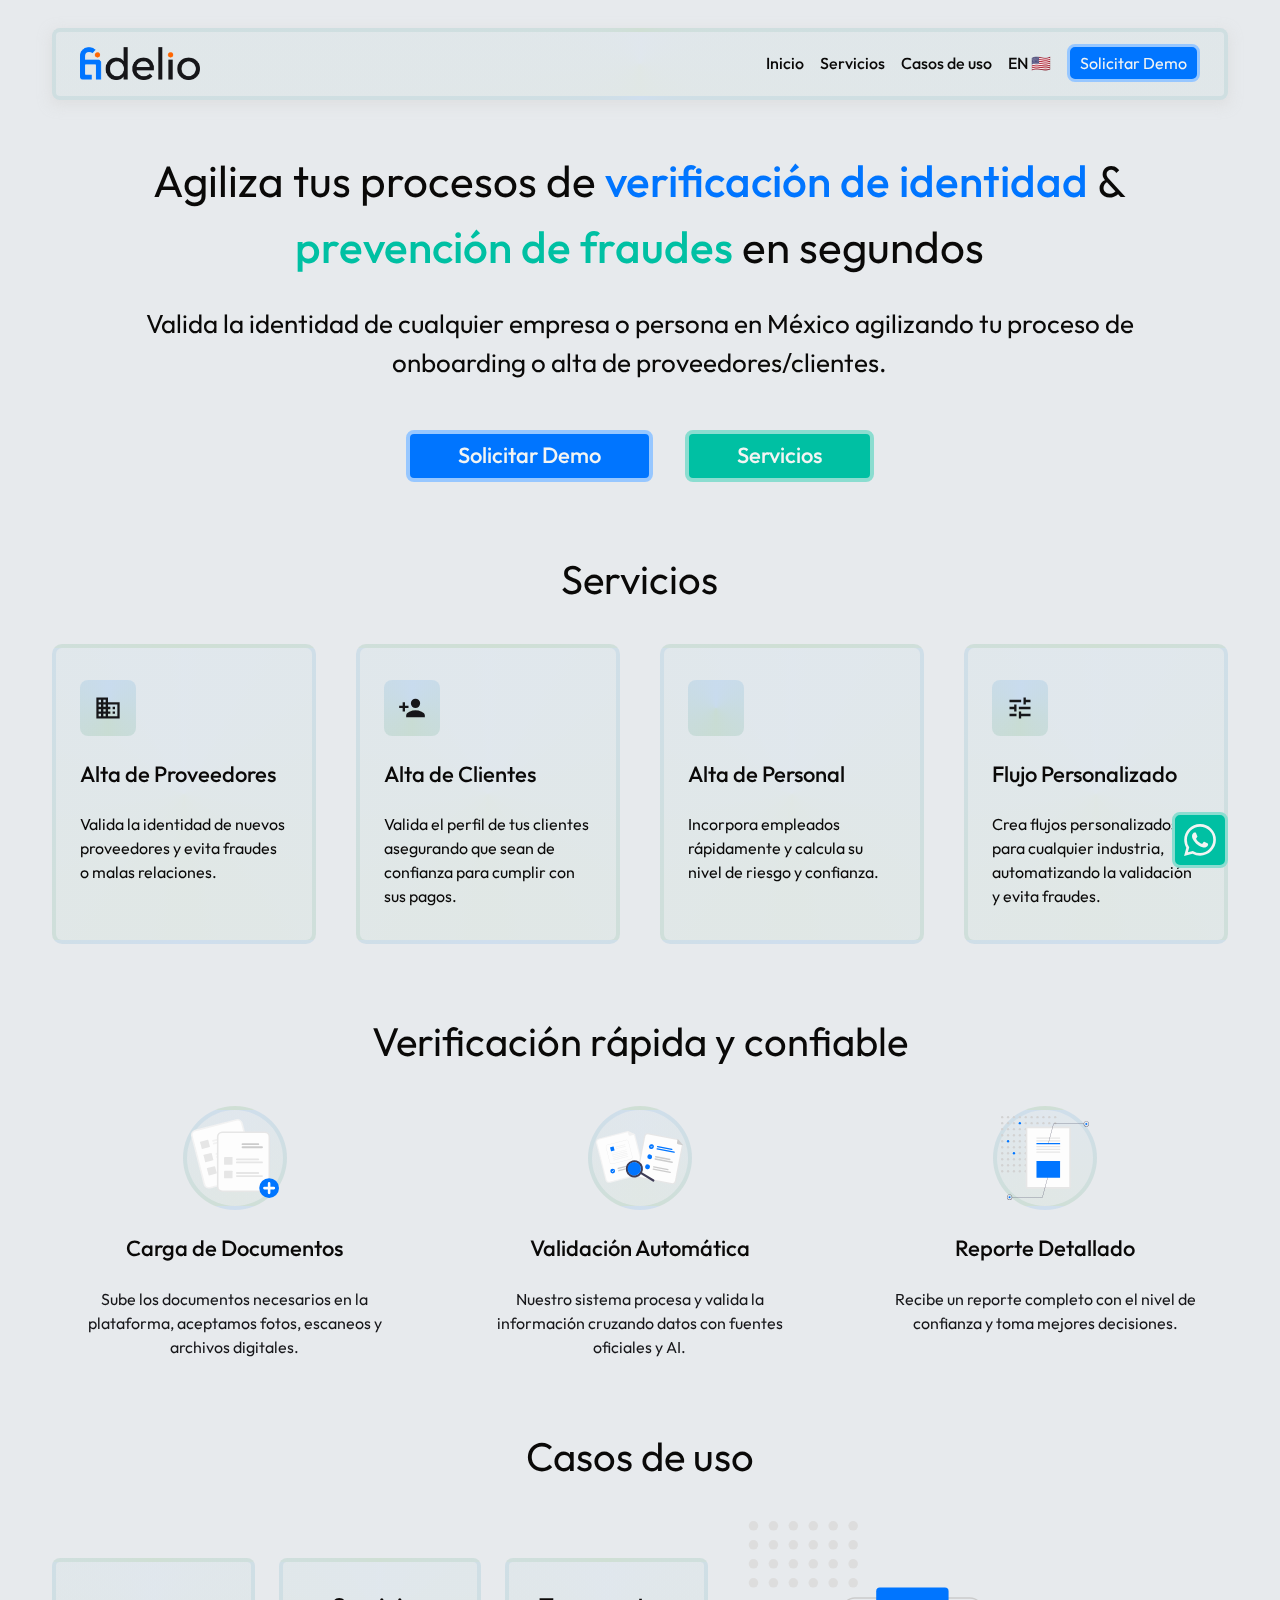
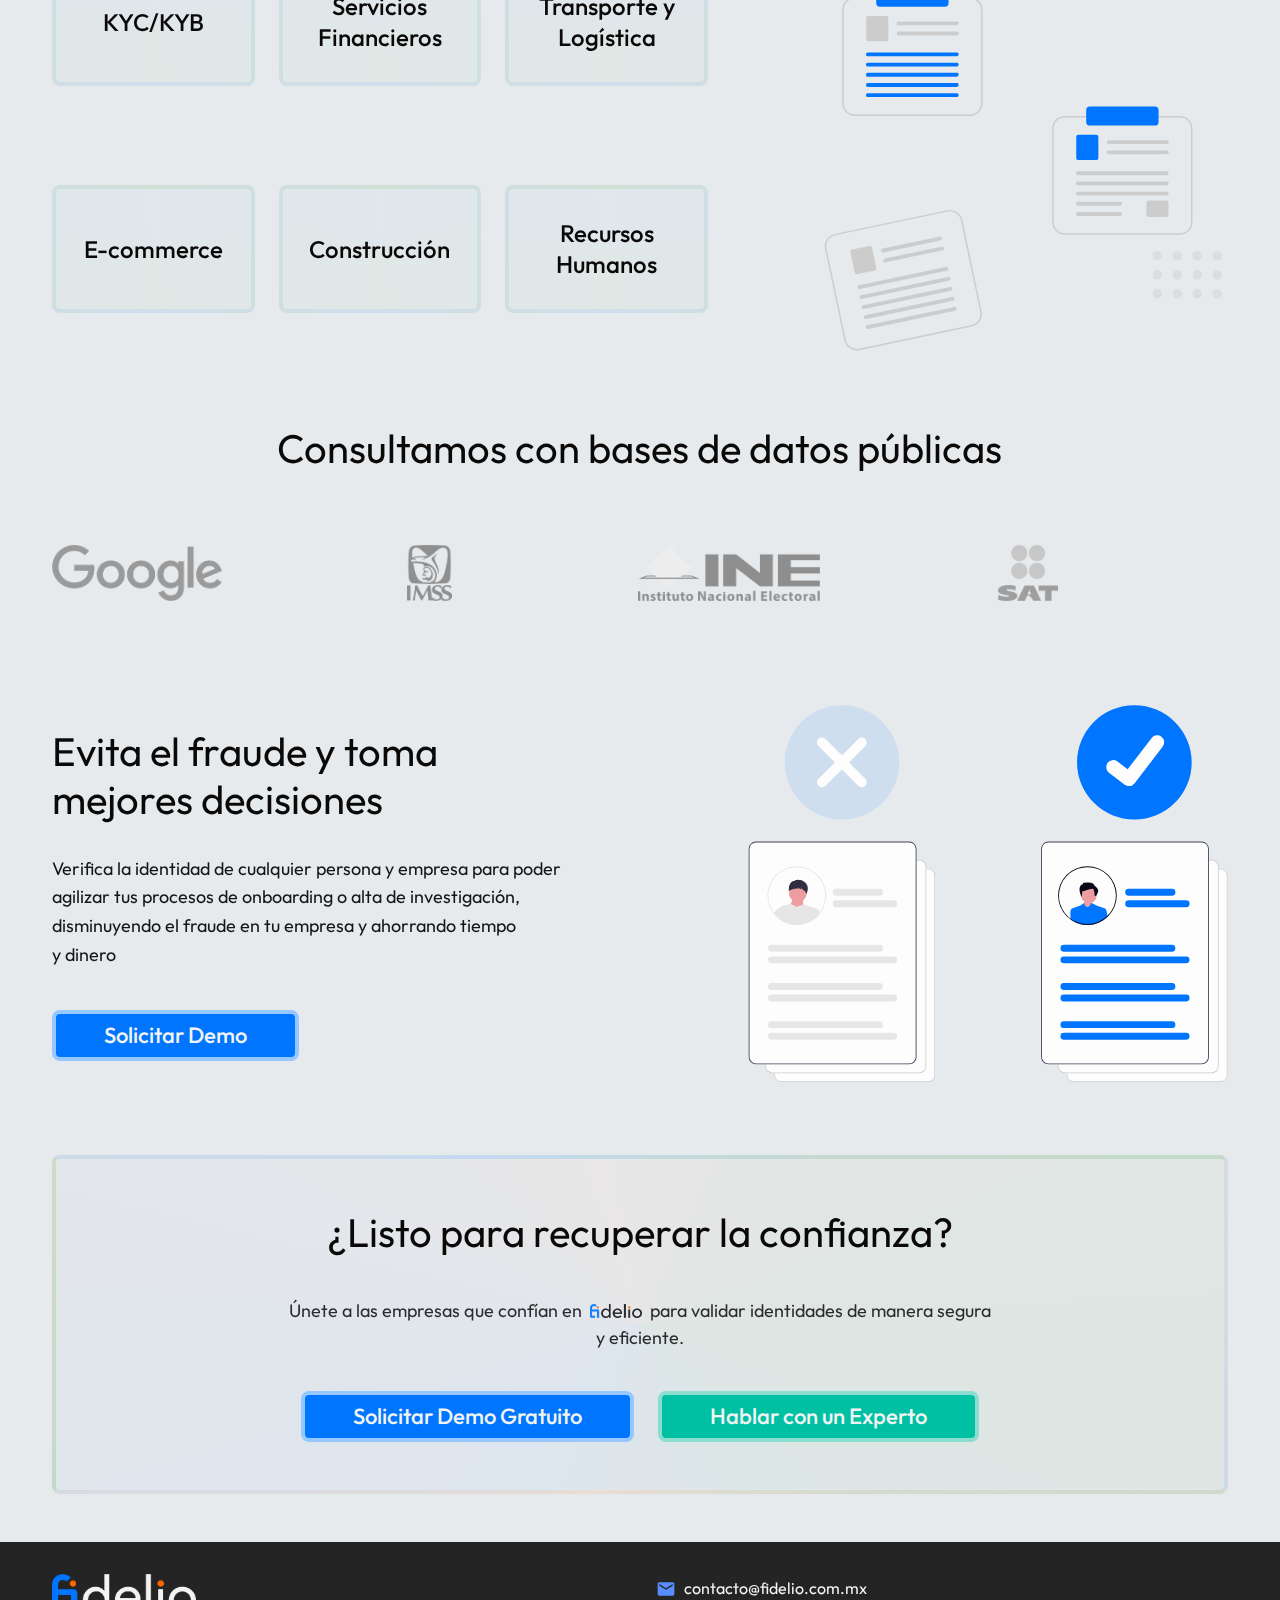
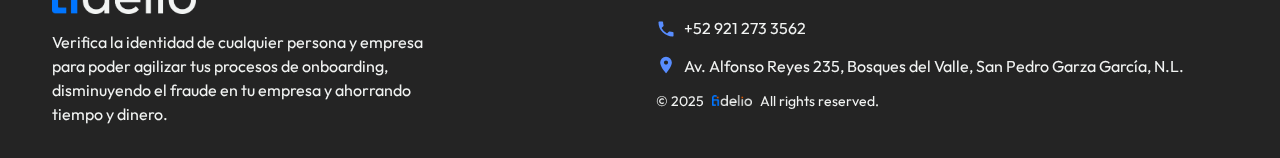
<file: public/html/index.html>
<!DOCTYPE html>
<html lang="es">
	<head>
		<meta charset="UTF-8">
		<meta name="viewport" content="width=device-width, initial-scale=1">
		<meta http-equiv="X-UA-Compatible" content="ie=edge">
		<title>fidelio</title>
		<meta name="description" content="Verificación de identidad y prevención de fraudes" />
		<meta name="robots" content="all">
		<link rel="icon" href="/public/favicon.ico" type="image/x-icon">
		<meta
				property="og:title"
				content="fidelio"
		/>
		<meta
				property="og:description"
				content="Verificación de identidad y prevención de fraudes"
		/>
		<meta property="og:locale" content="es"/>
		<meta property="og:site_name" content="fidelio"/>
		<meta property="og:url" content="https://fidelio.com"/>
		<meta property="og:type" content="website"/>
		<meta property="og:image" content="/public/img/og-default.png"/>
		<meta name="keywords" content="verificación, identidad, fraude, prevención, KYC, KYB, onboarding, proveedores, clientes" />
		<link rel="canonical" href="https://fidelio.com" />
		<link rel="preload" href="/public/css/reset.css" as="style"/>
		<link rel="preload" href="/public/css/global.css" as="style"/>
		<link rel="preload" href="/public/css/main.css" as="style"/>
		<link rel="preload" href="/public/fonts/Outfit-300.ttf" as="font" type="font/woff2" crossorigin="anonymous"/>
		<link rel="preload" href="/public/fonts/Outfit-400.ttf" as="font" type="font/woff2" crossorigin="anonymous"/>
		<link rel="preload" href="/public/fonts/Outfit-500.ttf" as="font" type="font/woff2" crossorigin="anonymous"/>
		<link rel="preload" href="/public/fonts/Outfit-600.ttf" as="font" type="font/woff2" crossorigin="anonymous"/>
		<link rel="preload" href="/public/fonts/Outfit-700.ttf" as="font" type="font/woff2" crossorigin="anonymous"/>
		<link rel="stylesheet" href="/public/css/reset.css">
		<link rel="stylesheet" href="/public/css/global.css">
		<link rel="stylesheet" href="/public/css/main.css">
		<link href="https://fonts.googleapis.com/icon?family=Material+Icons" rel="stylesheet">
		<script type="text/javascript" src="/public/js/main.js" defer></script>
		<script src="/public/js/translations.js" defer></script>
	</head>
	<body>
		<input type="checkbox" id="drawerToggle" hidden>
		<label class="drawer_link" for="drawerToggle">
			<svg viewBox="0 0 32 32">
				<path class="line line-top-bottom" d="M27 10 13 10C10.8 10 9 8.2 9 6 9 3.5 10.8 2 13 2 15.2 2 17 3.8 17 6L17 26C17 28.2 18.8 30 21 30 23.2 30 25 28.2 25 26 25 23.8 23.2 22 21 22L7 22"></path>
				<path class="line" d="M7 16 27 16"></path>
			</svg>
		</label>

		<header class="header_styles_fixed">
			<nav class="nav_container">
				<div>
					<a href="/" class="logo"></a>
				</div>
				<ul>
          <li class="nav_tab"><a href="/" data-i18n="nav.home" class="nav_link active_tab text_med">Inicio</a></li>
          <li class="nav_tab"><a href="/services" data-i18n="nav.servicios" class="nav_link text_med">Servicios</a></li>
          <li class="nav_tab"><a href="/cases" data-i18n="nav.casos" class="nav_link text_med">Casos de uso</a></li>
					<li class="nav_tab">
            <a 
							id="language-switcher"
							role="button"
							data-lang="en"
							data-i18n="language.switch"
							class="nav_link text_med"
						>
							EN 🇺🇸
						</a>
          </li>
          <li class="nav_tab custom_cta custom_cta_xs primary primary_sm">
            <a href="https://calendly.com/fernando-fidelio/30min" target="_blank" data-i18n="nav.demo" class="nav_link">Solicitar Demo</a>
          </li>
					<li class="nav_tab">
          </li>
        </ul>
			</nav>
		</header>
		<div class="header_styles"><span></span></div>	

		<div class="drawer_content">
			<ul>
				<li><a href="/" data-i18n="nav.home" class="nav_link active_tab">Inicio</a></li>
				<hr />
				<li><a href="/services" data-i18n="nav.servicios" class="nav_link">Servicios</a></li>
				<hr />
				<li><a href="/cases" data-i18n="nav.casos" class="nav_link">Casos de uso</a></li>
				<hr />
				<li>
					<a 
						id="drawer-language-switcher"
						role="button"
						data-lang="en"
						data-i18n="language.switch"
						class="nav_link"
					>
						EN 🇺🇸
					</a>
				</li>
				<hr />
				<li><a href="https://calendly.com/fernando-fidelio/30min" target="_blank" data-i18n="nav.demo" class="text_med">Solicitar Demo</a></li>
				<hr />
			</ul>
		</div>

		<main class="main_styles">
			<div class="page_section hero_container">
				<div class="hero_text">
					<h2><span data-i18n="hero.title.1">Agiliza tus procesos de</span> <span data-i18n="hero.title.2" class="text_highlight text_med blue">verificación de identidad</span> & <span data-i18n="hero.title.3" class="text_highlight text_med green">prevención de fraudes</span> <span data-i18n="hero.title.4"> en segundos</span></h2>
					<p data-i18n="hero.description">Valida la identidad de cualquier empresa o persona en México agilizando tu proceso de onboarding o alta de proveedores/clientes.</p>
				</div>
				<div class="hero_cta">
          <a type="button" href="https://calendly.com/fernando-fidelio/30min" target="_blank" data-i18n="hero.demo" class="custom_cta blue text_med">Solicitar Demo</a>
          <a type="button" href="/services" class="custom_cta green text_med" data-i18n="hero.services">Servicios</a>
        </div>
			</div>

			<div id="servicios" class="page_section services_container">
				<div class="section_header">
					<h2 data-i18n="services.title">Servicios</h2>
				</div>
				<div class="services_content">
					<a href="/services" class="service_card">
						<div class="service_icon">
							<span class="material-icons">business</span>
						</div>
						<h4 data-i18n="services.suppliers.title" class="text_med">Alta de Proveedores</h4>
						<p data-i18n="services.suppliers.description">Valida la identidad de nuevos proveedores y evita fraudes o malas relaciones.</p>
					</a>
					<a href="/services" class="service_card">
						<div class="service_icon">
							<span class="material-icons">person_add</span>
						</div>
						<h4 data-i18n="services.clients.title" class="text_med">Alta de Clientes</h4>
						<p data-i18n="services.clients.description">Valida el perfil de tus clientes asegurando que sean de confianza para cumplir con sus pagos.</p>
					</a>
					<a href="/services" class="service_card">
						<div class="service_icon">
							<span class="material-icons">badge</span>
						</div>
						<h4 data-i18n="services.personnel.title" class="text_med">Alta de Personal</h4>
						<p data-i18n="services.personnel.description">Incorpora empleados rápidamente y calcula su nivel de riesgo y confianza.</p>
					</a>
					<a href="/services" class="service_card">
						<div class="service_icon">
							<span class="material-icons">tune</span>
						</div>
						<h4 data-i18n="services.personalized.title" class="text_med">Flujo Personalizado</h4>
						<p data-i18n="services.personalized.description">Crea flujos personalizados para cualquier industria, automatizando la validación y evita fraudes.</p>
					</a>
				</div>
			</div>

			<div id="proceso" class="page_section process_container">
				<div class="section_header">
					<h2 data-i18n="process.title">Verificación rápida y confiable con tecnología de punta</h2>
				</div>
				<div class="process_content">
					<div class="process_step">
						<div class="step_icon">
							<img src="/public/svg/doc-upload.svg" alt="Document Upload">
						</div>
						<h4 data-i18n="process.step1.title" class="text_med">Carga de Documentos</h4>
						<p data-i18n="process.step1.description">Sube los documentos necesarios en la plataforma, aceptamos fotos, escaneios y archivos digitales.</p>
					</div>
					<div class="process_step">
						<div class="step_icon">
							<img src="/public/svg/doc-validation.svg" alt="Document Validation">
						</div>
						<h4 data-i18n="process.step2.title" class="text_med">Validación Automática</h4>
						<p data-i18n="process.step2.description">Nuestro sistema procesa y valida la información cruzando datos con fuentes oficiales y AI.</p>
					</div>
					<div class="process_step">
						<div class="step_icon">
							<img src="/public/svg/doc-report.svg" alt="Document Report">
						</div>
						<h4 data-i18n="process.step3.title" class="text_med">Reporte Detallado</h4>
						<p data-i18n="process.step3.description">Recibe un reporte completo con el nivel de confianza y toma mejores decisiones.</p>
					</div>
				</div>
			</div>

			<div id="casos" class="page_section cases_container">
				<div class="section_header">
					<h2 data-i18n="cases.title">Casos de Uso</h2>
				</div>
				<div class="cases_content">
					<div class="cases_grid">
						<a href="/cases" class="case_item">
							<h4 data-i18n="cases.kyc" class="text_med">KYC/KYB</h4>
						</a>
						<a href="/cases" class="case_item">
							<h4 data-i18n="cases.financial" class="text_med">Servicios Financieros</h4>
						</a>
						<a href="/cases" class="case_item">
							<h4 data-i18n="cases.transport" class="text_med">Transporte y Logística</h4>
						</a>
						<a href="/cases" class="case_item">
							<h4 data-i18n="cases.ecommerce" class="text_med">E-commerce</h4>
						</a>
						<a href="/cases" class="case_item">
							<h4 data-i18n="cases.construction" class="text_med">Construcción</h4>
						</a>
						<a href="/cases" class="case_item">
							<h4 data-i18n="cases.hr" class="text_med">Recursos Humanos</h4>
						</a>
					</div>
					<div class="cases_image">
						<img src="/public/svg/use-cases.svg" alt="Use Cases Illustration">
					</div>
				</div>
			</div>

			<div class="page_section logos_container">
				<div class="section_header">
					<h2 class="font_figtree" data-i18n="data.title">Consultamos con bases de datos públicas</h2>
				</div>
				<div class="logos_carousel">
					<div class="logos_track">
						<div class="logo_slide">
							<img src="/public/img/institutions/google-logo.png" alt="Institution Logo 1" loading="lazy">
						</div>
						<div class="logo_slide">
							<img src="/public/img/institutions/imss-logo.png" alt="Institution Logo 2" loading="lazy">
						</div>
						<div class="logo_slide">
							<img src="/public/img/institutions/ine-logo.png" alt="Institution Logo 3" loading="lazy">
						</div>
						<div class="logo_slide">
							<img src="/public/img/institutions/sat-logo.png" alt="Institution Logo 4" loading="lazy">
						</div>
						<div class="logo_slide">
							<img src="/public/img/institutions/impi-logo.png" alt="Institution Logo 5" loading="lazy">
						</div>
						<div class="logo_slide">
							<img src="/public/img/institutions/google-logo.png" alt="Institution Logo 1.2" loading="lazy">
						</div>
						<div class="logo_slide">
							<img src="/public/img/institutions/imss-logo.png" alt="Institution Logo 2.2" loading="lazy">
						</div>
						<div class="logo_slide">
							<img src="/public/img/institutions/ine-logo.png" alt="Institution Logo 3.2" loading="lazy">
						</div>
						<div class="logo_slide">
							<img src="/public/img/institutions/sat-logo.png" alt="Institution Logo 4.2" loading="lazy">
						</div>
						<div class="logo_slide">
							<img src="/public/img/institutions/impi-logo.png" alt="Institution Logo 5.2" loading="lazy">
						</div>
					</div>
				</div>
			</div>

			<div id="cta" class="page_section fraud_container">
				<div class="fraud_content">
					<div class="fraud_text">
						<h2 data-i18n="fraud.title">Evita el fraude y toma mejores decisiones</h2>
						<p data-i18n="fraud.description">Verifica la identidad de cualquier persona y empresa para poder agilizar tus procesos de onboarding o alta de investigación, disminuyendo el fraude en tu empresa y ahorrando tiempo y dinero</p>
						<a href="https://calendly.com/fernando-fidelio/30min" target="_blank" data-i18n="fraud.demo" class="custom_cta blue text_med">Solicitar Demo</a>
					</div>
					<div class="fraud_image">
						<img src="/public/svg/evade-fraud.svg" alt="Fraud Prevention Illustration">
					</div>
				</div>
			</div>

			<div class="page_section recover_container">
				<div class="section_header no_mt">
					<h2 data-i18n="recover.title">¿Listo para recuperar la Confianza?</h2>
				</div>
				<div class="recover_content">
					<p><i data-i18n="recover.description.1">Únete a las empresas que confían en</i><span></span><i data-i18n="recover.description.2">para validar identidades de manera segura y eficiente.</i></p>
					<div class="recover_ctas">
						<a href="https://calendly.com/fernando-fidelio/30min" target="_blank" data-i18n="recover.demo" class="custom_cta blue text_med">Solicitar Demo Gratuito</a>
						<a href="https://wa.link/jvug6z" target="_blank" data-i18n="recover.expert" class="custom_cta green text_med">Hablar con un Experto</a>
					</div>
				</div>
			</div>
		</main>

		<footer class="footer_styles">
			<div class="footer_content">
				<div class="footer_section">
					<div class="footer_logo"></div>
					<p data-i18n="cta.description" class="footer_description">Verifica la identidad de cualquier persona y empresa para poder agilizar tus procesos de onboarding, disminuyendo el fraude en tu empresa y ahorrando tiempo y dinero.</p>
				</div>
				<div class="footer_section">
					<ul>
						<li><a href="mailto:contacto@fidelio.com.mx"><span class="material-icons blue">mail</span>contacto@fidelio.com.mx</a></li>
						<li><a href="tel:+529212733562"><span class="material-icons blue">phone</span>+52 921 273 3562</a></li>
						<li><span class="material-icons blue">location_on</span>Av. Alfonso Reyes 235, Bosques del Valle, San Pedro Garza García, N.L.</li>
						<li class="copyright">© 2025<span></span>All rights reserved.</li>
					</ul>
				</div>
			</div>
		</footer>

		<div class="whatsapp_container">
			<a href="https://wa.link/jvug6z" target="_blank" rel="noopener noreferrer" class="whatsapp_float" aria-label="Chat on WhatsApp">
				<svg viewBox="0 0 24 24" class="whatsapp_icon">
					<path fill="currentColor" d="M17.472 14.382c-.297-.149-1.758-.867-2.03-.967-.273-.099-.471-.148-.67.15-.197.297-.767.966-.94 1.164-.173.199-.347.223-.644.075-.297-.15-1.255-.463-2.39-1.475-.883-.788-1.48-1.761-1.653-2.059-.173-.297-.018-.458.13-.606.134-.133.298-.347.446-.52.149-.174.198-.298.298-.497.099-.198.05-.371-.025-.52-.075-.149-.669-1.612-.916-2.207-.242-.579-.487-.5-.669-.51-.173-.008-.371-.01-.57-.01-.198 0-.52.074-.792.372-.272.297-1.04 1.016-1.04 2.479 0 1.462 1.065 2.875 1.213 3.074.149.198 2.096 3.2 5.077 4.487.709.306 1.262.489 1.694.625.712.227 1.36.195 1.871.118.571-.085 1.758-.719 2.006-1.413.248-.694.248-1.289.173-1.413-.074-.124-.272-.198-.57-.347m-5.421 7.403h-.004a9.87 9.87 0 01-5.031-1.378l-.361-.214-3.741.982.998-3.648-.235-.374a9.86 9.86 0 01-1.51-5.26c.001-5.45 4.436-9.884 9.888-9.884 2.64 0 5.122 1.03 6.988 2.898a9.825 9.825 0 012.893 6.994c-.003 5.45-4.437 9.884-9.885 9.884m8.413-18.297A11.815 11.815 0 0012.05 0C5.495 0 .16 5.335.157 11.892c0 2.096.547 4.142 1.588 5.945L.057 24l6.305-1.654a11.882 11.882 0 005.683 1.448h.005c6.554 0 11.89-5.335 11.893-11.893a11.821 11.821 0 00-3.48-8.413z"/>
				</svg>
			</a>
		</div>
		
		<div id="snackBar" tabindex="-1" class="snack_bar">
			<div class="snack_text"></div>
		</div>
	</body>
</html>
</file>
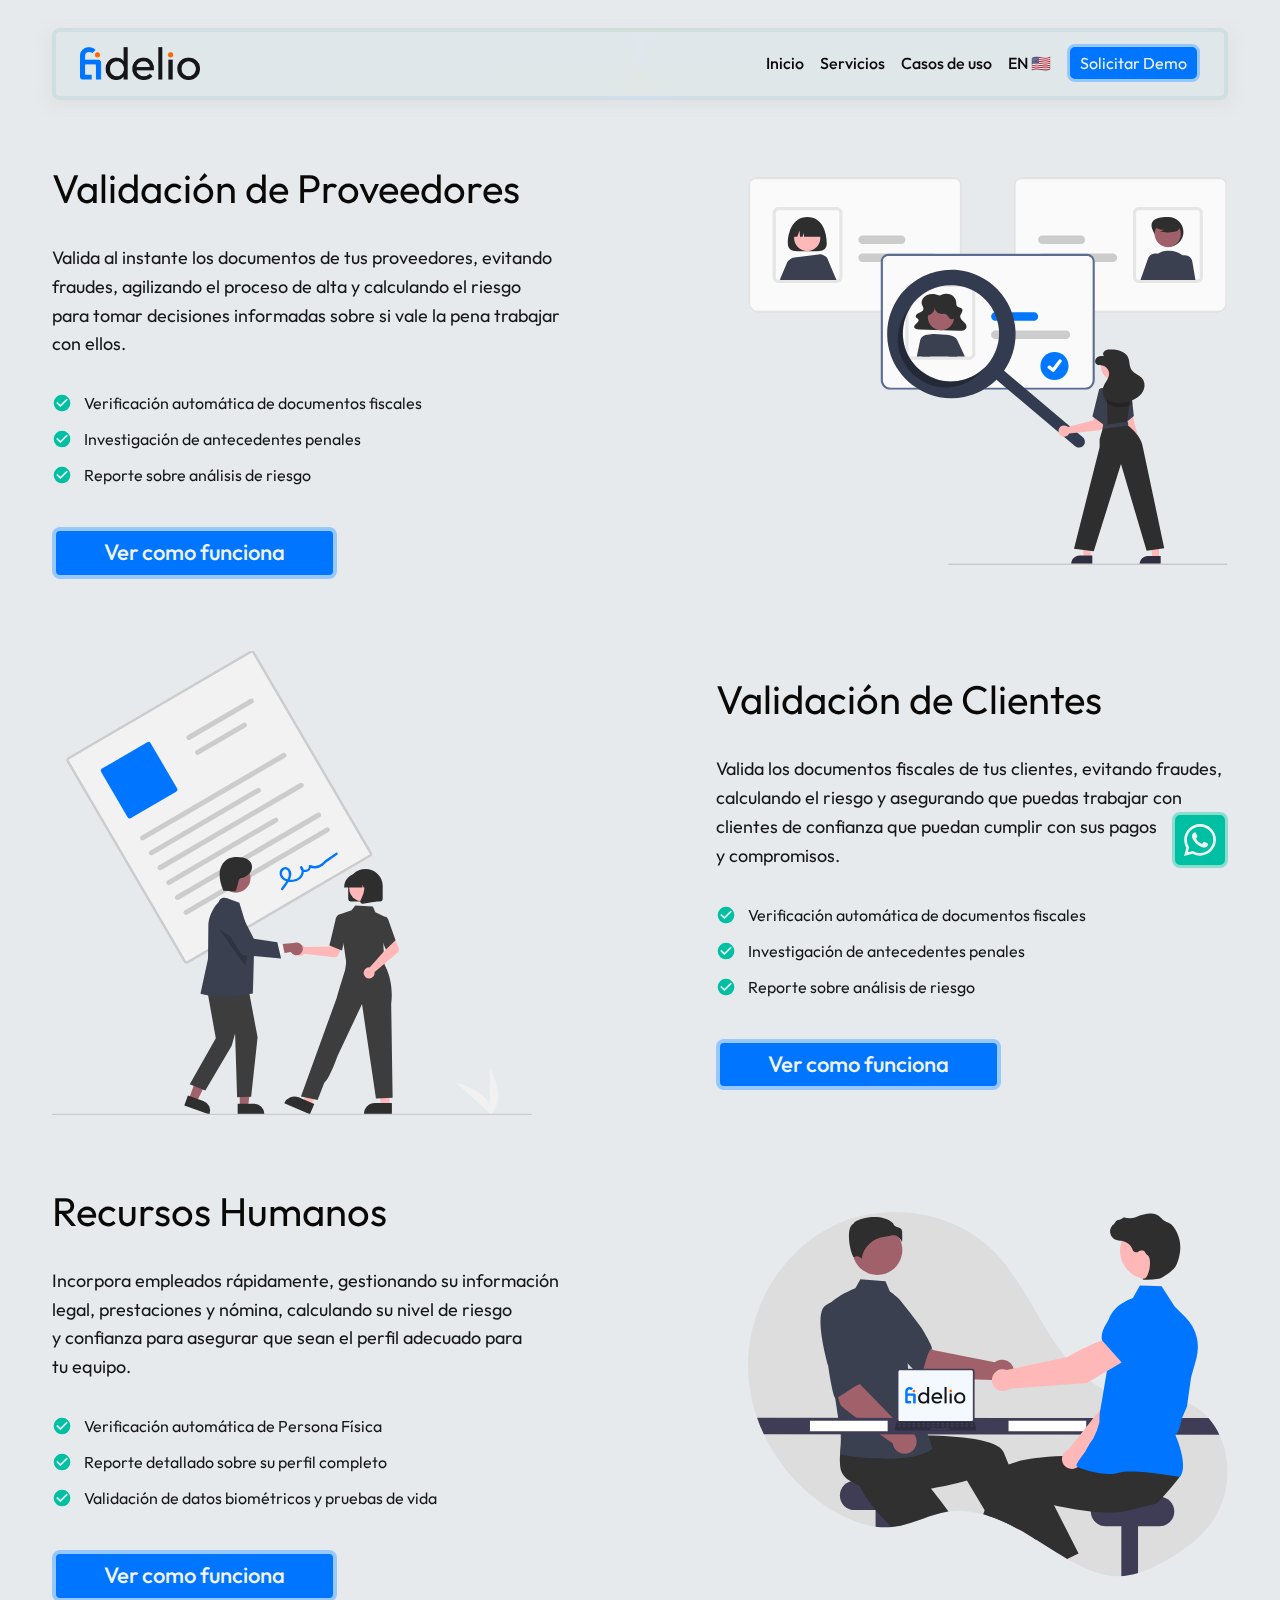
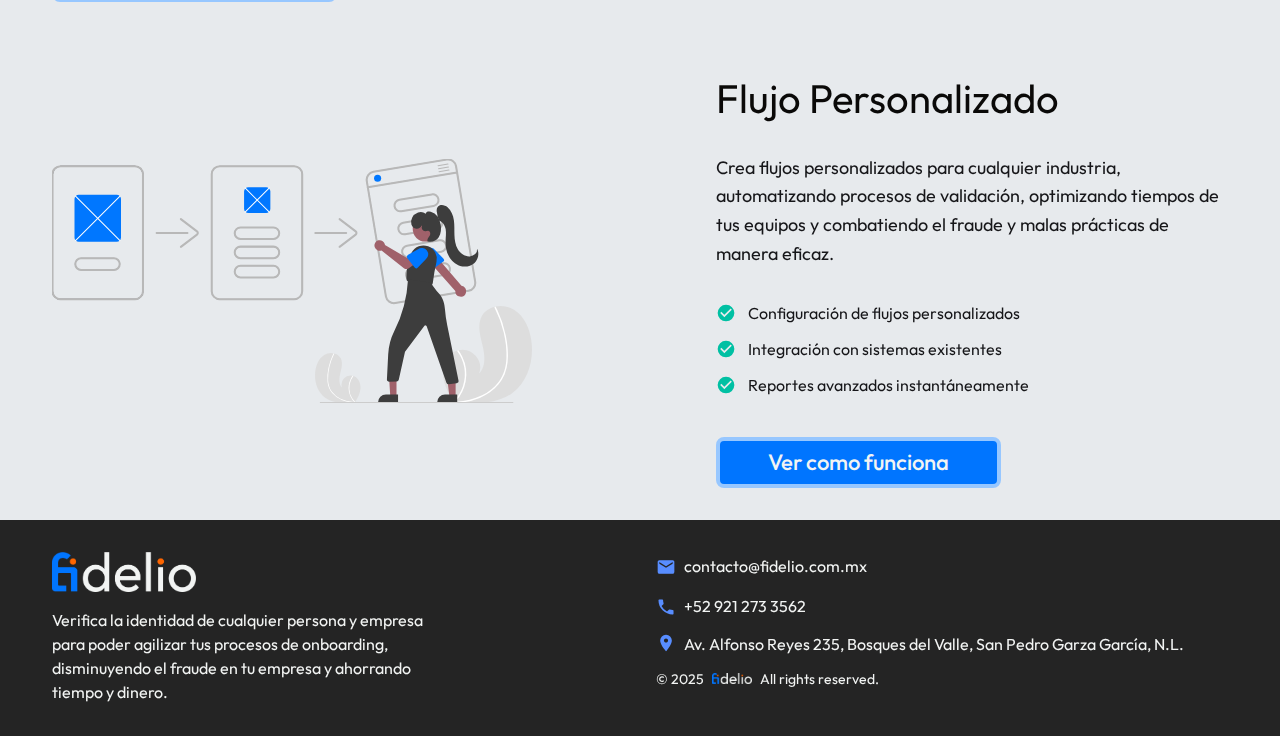
<file: public/html/services.html>
<!DOCTYPE html>
<html lang="es">
	<head>
		<meta charset="UTF-8">
		<meta name="viewport" content="width=device-width, initial-scale=1">
		<meta http-equiv="X-UA-Compatible" content="ie=edge">
		<title>Servicios | fidelio</title>
		<meta name="description" content="Servicios de verificación de identidad y prevención de fraudes" />
		<meta name="robots" content="all">
		<link rel="icon" href="/public/favicon.ico" type="image/x-icon">
		<meta
				property="og:title"
				content="Servicios | fidelio"
		/>
		<meta
				property="og:description"
				content="Servicios de verificación de identidad y prevención de fraudes"
		/>
		<meta property="og:locale" content="es"/>
		<meta property="og:site_name" content="fidelio"/>
		<meta property="og:url" content="https://fidelio.com.mx/services"/>
		<meta property="og:type" content="website"/>
		<meta property="og:image" content="/public/img/og-default.png"/>
		<meta name="keywords" content="verificación, identidad, fraude, prevención, KYC, KYB, onboarding, proveedores, clientes, recursos humanos, flujo personalizado" />
		<link rel="canonical" href="https://fidelio.com.mx/services" />
		<link rel="preload" href="/public/css/reset.css" as="style"/>
		<link rel="preload" href="/public/css/global.css" as="style"/>
		<link rel="preload" href="/public/css/main.css" as="style"/>
		<link rel="preload" href="/public/fonts/Outfit-300.ttf" as="font" type="font/woff2" crossorigin="anonymous"/>
		<link rel="preload" href="/public/fonts/Outfit-400.ttf" as="font" type="font/woff2" crossorigin="anonymous"/>
		<link rel="preload" href="/public/fonts/Outfit-500.ttf" as="font" type="font/woff2" crossorigin="anonymous"/>
		<link rel="preload" href="/public/fonts/Outfit-600.ttf" as="font" type="font/woff2" crossorigin="anonymous"/>
		<link rel="preload" href="/public/fonts/Outfit-700.ttf" as="font" type="font/woff2" crossorigin="anonymous"/>
		<link rel="stylesheet" href="/public/css/reset.css">
		<link rel="stylesheet" href="/public/css/global.css">
		<link rel="stylesheet" href="/public/css/main.css">
		<link href="https://fonts.googleapis.com/icon?family=Material+Icons" rel="stylesheet">
		<script type="text/javascript" src="/public/js/main.js" defer></script>
		<script src="/public/js/translations.js" defer></script>
	</head>
	<body>
		<input type="checkbox" id="drawerToggle" hidden>
		<label class="drawer_link" for="drawerToggle">
			<svg viewBox="0 0 32 32">
				<path class="line line-top-bottom" d="M27 10 13 10C10.8 10 9 8.2 9 6 9 3.5 10.8 2 13 2 15.2 2 17 3.8 17 6L17 26C17 28.2 18.8 30 21 30 23.2 30 25 28.2 25 26 25 23.8 23.2 22 21 22L7 22"></path>
				<path class="line" d="M7 16 27 16"></path>
			</svg>
		</label>

		<header class="header_styles_fixed">
			<nav class="nav_container">
				<div>
					<a href="/" class="logo"></a>
				</div>
				<ul>
          <li class="nav_tab"><a href="/" data-i18n="nav.home" class="nav_link text_med">Inicio</a></li>
          <li class="nav_tab"><a href="/services" data-i18n="nav.servicios" class="nav_link active_tab text_med">Servicios</a></li>
          <li class="nav_tab"><a href="/cases" data-i18n="nav.casos" class="nav_link text_med">Casos de uso</a></li>
					<li class="nav_tab">
            <a 
							id="language-switcher"
							role="button"
							data-lang="en"
							data-i18n="language.switch"
							class="nav_link text_med"
						>
							EN 🇺🇸
						</a>
          </li>
          <li class="nav_tab custom_cta custom_cta_xs primary primary_sm">
            <a href="https://calendly.com/fernando-fidelio/30min" target="_blank" data-i18n="nav.demo" class="nav_link">Solicitar Demo</a>
          </li>
					<li class="nav_tab">
          </li>
        </ul>
			</nav>
		</header>
		<div class="header_styles"><span></span></div>	

		<div class="drawer_content">
			<ul>
				<li><a href="/" data-i18n="nav.home" class="nav_link">Inicio</a></li>
				<hr />
				<li><a href="/services" data-i18n="nav.servicios" class="nav_link active_tab">Servicios</a></li>
				<hr />
				<li><a href="/cases" data-i18n="nav.casos" class="nav_link">Casos de uso</a></li>
				<hr />
				<li>
					<a 
						id="drawer-language-switcher"
						role="button"
						data-lang="en"
						data-i18n="language.switch"
						class="nav_link"
					>
						EN 🇺🇸
					</a>
				</li>
				<hr />
				<li><a href="https://calendly.com/fernando-fidelio/30min" target="_blank" data-i18n="nav.demo" class="text_med">Solicitar Demo</a></li>
				<hr />
			</ul>
		</div>

		<main class="main_styles">
			<div class="page_section service_details_container">
				<div class="service_detail_content">
					<div class="service_detail_text">
						<h2 data-i18n="service.suppliers.title">Validación de Proveedores</h2>
						<p data-i18n="service.suppliers.description">Valida al instante los documentos de tus proveedores, evitando fraudes, agilizando el proceso de alta y calculando el riesgo para tomar decisiones informadas sobre si vale la pena trabajar con ellos.</p>
						<ul>
							<li><span class="material-icons">check_circle</span><span data-i18n="service.suppliers.feature1">Verificación automática de documentos fiscales</span></li>
							<li><span class="material-icons">check_circle</span><span data-i18n="service.suppliers.feature2">Investigación de antecedentes penales</span></li>
							<li><span class="material-icons">check_circle</span><span data-i18n="service.suppliers.feature3">Reporte sobre análisis de riesgo</span></li>
						</ul>
						<a href="https://calendly.com/fernando-fidelio/30min" target="_blank" data-i18n="service.suppliers.cta" class="custom_cta blue text_med">Ver como funciona</a>
					</div>
					<div class="service_detail_image">
						<img src="/public/svg/validate-providers.svg" alt="Supplier Validation Illustration">
					</div>
				</div>
			</div>

			<div class="page_section service_details_container">
				<div class="service_detail_content reverse">
					<div class="service_detail_text">
						<h2 data-i18n="service.clients.title">Validación de Clientes</h2>
						<p data-i18n="service.clients.description">Valida los documentos fiscales de tus clientes, evitando fraudes, calculando el riesgo y asegurando que puedas trabajar con clientes de confianza que puedan cumplir con sus pagos y compromisos.</p>
						<ul>
							<li><span class="material-icons">check_circle</span><span data-i18n="service.clients.feature1">Verificación automática de documentos fiscales</span></li>
							<li><span class="material-icons">check_circle</span><span data-i18n="service.clients.feature2">Investigación de antecedentes penales</span></li>
							<li><span class="material-icons">check_circle</span><span data-i18n="service.clients.feature3">Reporte sobre análisis de riesgo</span></li>
						</ul>
						<a href="https://calendly.com/fernando-fidelio/30min" target="_blank" data-i18n="service.clients.cta" class="custom_cta blue text_med">Ver como funciona</a>
					</div>
					<div class="service_detail_image">
						<img src="/public/svg/validate-clients.svg" alt="Client Validation Illustration">
					</div>
				</div>
			</div>

			<div class="page_section service_details_container">
				<div class="service_detail_content">
					<div class="service_detail_text">
						<h2 data-i18n="service.hr.title">Recursos Humanos</h2>
						<p data-i18n="service.hr.description">Incorpora empleados rápidamente, gestionando su información legal, prestaciones y nómina, calculando su nivel de riesgo y confianza para asegurar que sean el perfil adecuado para tu equipo.</p>
						<ul>
							<li><span class="material-icons">check_circle</span><span data-i18n="service.hr.feature1">Verificación automática de Persona Física</span></li>
							<li><span class="material-icons">check_circle</span><span data-i18n="service.hr.feature2">Reporte detallado sobre su perfil completo</span></li>
							<li><span class="material-icons">check_circle</span><span data-i18n="service.hr.feature3">Validación de datos biométricos y pruebas de vida</span></li>
						</ul>
						<a href="https://calendly.com/fernando-fidelio/30min" target="_blank" data-i18n="service.hr.cta" class="custom_cta blue text_med">Ver como funciona</a>
					</div>
					<div class="service_detail_image">
						<img src="/public/svg/human-resources.svg" alt="HR Validation Illustration">
					</div>
				</div>
			</div>

			<div class="page_section service_details_container">
				<div class="service_detail_content reverse">
					<div class="service_detail_text">
						<h2 data-i18n="service.custom.title">Flujo Personalizado</h2>
						<p data-i18n="service.custom.description">Crea flujos personalizados para cualquier industria, automatizando procesos de validación, optimizando tiempos de tus equipos y combatiendo el fraude y malas prácticas de manera eficaz.</p>
						<ul>
							<li><span class="material-icons">check_circle</span><span data-i18n="service.custom.feature1">Configuración de flujos personalizados</span></li>
							<li><span class="material-icons">check_circle</span><span data-i18n="service.custom.feature2">Integración con sistemas existentes</span></li>
							<li><span class="material-icons">check_circle</span><span data-i18n="service.custom.feature3">Reportes avanzados instantáneamente</span></li>
						</ul>
						<a href="https://calendly.com/fernando-fidelio/30min" target="_blank" data-i18n="service.custom.cta" class="custom_cta blue text_med">Ver como funciona</a>
					</div>
          <div class="service_detail_image">
						<img src="/public/svg/custom-flow.svg" alt="Custom Flow Illustration">
					</div>
				</div>
			</div>
		</main>

		<footer class="footer_styles">
			<div class="footer_content">
				<div class="footer_section">
					<div class="footer_logo"></div>
					<p data-i18n="footer.description" class="footer_description">Verifica la identidad de cualquier persona y empresa para poder agilizar tus procesos de onboarding, disminuyendo el fraude en tu empresa y ahorrando tiempo y dinero.</p>
				</div>
				<div class="footer_section">
					<ul>
						<li><a href="mailto:contacto@fidelio.com.mx"><span class="material-icons blue">mail</span>contacto@fidelio.com.mx</a></li>
						<li><a href="tel:+529212733562"><span class="material-icons blue">phone</span>+52 921 273 3562</a></li>
						<li><span class="material-icons blue">location_on</span>Av. Alfonso Reyes 235, Bosques del Valle, San Pedro Garza García, N.L.</li>
						<li class="copyright">© 2025<span></span>All rights reserved.</li>
					</ul>
				</div>
			</div>
		</footer>

		<div class="whatsapp_container">
			<a href="https://wa.link/jvug6z" target="_blank" rel="noopener noreferrer" class="whatsapp_float" aria-label="Chat on WhatsApp">
				<svg viewBox="0 0 24 24" class="whatsapp_icon">
					<path fill="currentColor" d="M17.472 14.382c-.297-.149-1.758-.867-2.03-.967-.273-.099-.471-.148-.67.15-.197.297-.767.966-.94 1.164-.173.199-.347.223-.644.075-.297-.15-1.255-.463-2.39-1.475-.883-.788-1.48-1.761-1.653-2.059-.173-.297-.018-.458.13-.606.134-.133.298-.347.446-.52.149-.174.198-.298.298-.497.099-.198.05-.371-.025-.52-.075-.149-.669-1.612-.916-2.207-.242-.579-.487-.5-.669-.51-.173-.008-.371-.01-.57-.01-.198 0-.52.074-.792.372-.272.297-1.04 1.016-1.04 2.479 0 1.462 1.065 2.875 1.213 3.074.149.198 2.096 3.2 5.077 4.487.709.306 1.262.489 1.694.625.712.227 1.36.195 1.871.118.571-.085 1.758-.719 2.006-1.413.248-.694.248-1.289.173-1.413-.074-.124-.272-.198-.57-.347m-5.421 7.403h-.004a9.87 9.87 0 01-5.031-1.378l-.361-.214-3.741.982.998-3.648-.235-.374a9.86 9.86 0 01-1.51-5.26c.001-5.45 4.436-9.884 9.888-9.884 2.64 0 5.122 1.03 6.988 2.898a9.825 9.825 0 012.893 6.994c-.003 5.45-4.437 9.884-9.885 9.884m8.413-18.297A11.815 11.815 0 0012.05 0C5.495 0 .16 5.335.157 11.892c0 2.096.547 4.142 1.588 5.945L.057 24l6.305-1.654a11.882 11.882 0 005.683 1.448h.005c6.554 0 11.89-5.335 11.893-11.893a11.821 11.821 0 00-3.48-8.413z"/>
				</svg>
			</a>
		</div>
		
		<div id="snackBar" tabindex="-1" class="snack_bar">
			<div class="snack_text"></div>
		</div>
	</body>
</html>
</file>
<file: public/css/global.css>
@font-face {
	font-family: "Outfit";
	src: url("/public/fonts/Outfit-300.ttf") format("truetype");
	font-weight: 300;
	font-style: normal;
	font-display: swap;
}

@font-face {
	font-family: "Outfit";
	src: url("/public/fonts/Outfit-400.ttf") format("truetype");
	font-weight: 400;
	font-style: normal;
	font-display: swap;
}

@font-face {
	font-family: "Outfit";
	src: url("/public/fonts/Outfit-500.ttf") format("truetype");
	font-weight: 500;
	font-style: normal;
	font-display: swap;
}

@font-face {
	font-family: "Outfit";
	src: url("/public/fonts/Outfit-600.ttf") format("truetype");
	font-weight: 600;
	font-style: normal;
	font-display: swap;
}

@font-face {
	font-family: "Outfit";
	src: url("/public/fonts/Outfit-700.ttf") format("truetype");
	font-weight: 700;
	font-style: normal;
	font-display: swap;
}

:root {
  /* Fonts */
  --font-outfit: "Outfit", sans-serif;
	--font-light: 300;
	--font-reg: 400;
	--font-med: 500;
	--font-semi: 600;
	--font-bold: 700;

  /* Brand Colors */
  /* Grayscale */
  --clr-black: #0A0908;
  --clr-charcoal: #161619;
  --clr-graphite: #242424;
  --clr-graphite-alt: #343434;
  --clr-fog: #dcddde;
  --clr-mist: #e7eaed;
  --clr-cloud: #F2F4F3;
  --clr-white: #fdfdfd;

  /* Blues */
  --clr-navy: #081F3A;
  --clr-tealblue: #0A2C54;
  --clr-cobalt: #0F427E;
  --clr-azure: #0075ff;
  --clr-lake: #70adf4;
  --clr-sky: #97C7FF;

  /* Greens */
  --clr-pine: #005A45;
  --clr-forest: #007258;
  --clr-emerald: #00c0a3;
  --clr-emerald-alt: #8bddd0;
  --clr-mint: #00ffc2;
  --clr-ice: #9DFFE8;

  /* Warm/Neutrals */
  --clr-espresso: #221A0F;
  --clr-bronze: #f2cd54;
  --clr-taupe: #f7f1dc;
  --clr-orange: #FF6600;
  --clr-orange-alt: #ff8f44;
  --clr-peach: #FFCDA1;

  /* Gradients */
  --glassy-gradient: linear-gradient(var(--clr-nav) 0 0) padding-box, var(--conic-gradient);
  --glassy-gradient-vibrant: linear-gradient(var(--clr-nav) 0 0) padding-box, var(--conic-gradient-vibrant);
  --conic-gradient: conic-gradient(from 360deg, var(--clr-drawer-border-primary), var(--clr-drawer-border-tertiary), var(--clr-drawer-border-primary));
  --conic-gradient-vibrant: conic-gradient(from 225deg, var(--clr-vibrant-border-primary), var(--clr-vibrant-border-secondary), var(--clr-vibrant-border-tertiary), var(--clr-vibrant-border-primary));

  /* UI Colors */
  --clr-background: var(--clr-mist);
	--clr-background-alt: var(--clr-cloud);
  --clr-footer: var(--clr-graphite);

  /* Navigation */
	--clr-nav: rgb(231, 234, 237, 0.7);
  --clr-nav-border: var(--clr-cloud);
	--clr-nav-shadow: rgba(215, 215, 215, 0.5);
	--clr-drawer: rgb(250, 250, 250);
	--clr-drawer-transparent: rgba(250, 250, 250, 0.8);
	--clr-vibrant-border-primary: rgba(0, 119, 255, 0.15);
	--clr-vibrant-border-secondary: rgba(255, 143, 68, 0.15);
	--clr-vibrant-border-tertiary: rgba(0, 128, 0, 0.15);
	--clr-drawer-border-primary: rgba(0, 119, 255, 0.1);
	--clr-drawer-border-secondary: rgba(255, 143, 68, 0.1);
	--clr-drawer-border-tertiary: rgba(0, 128, 0, 0.1);
  --clr-drawer-underline-primary: rgba(61, 152, 255, 0.2);
  --clr-drawer-underline-secondary: rgba(0, 128, 0, 0.2);

  /* Card */
  --clr-card-background: var(--clr-cloud);
  --clr-borders-primary: rgb(148, 195, 249, 0.7);
	--clr-borders-secondary: rgb(248, 165, 105, 0.7);
  --clr-borders-tertiary: rgb(127, 222, 208, 0.7);
  --clr-borders-quaternary: rgb(234, 208, 125, 0.7);

  /* CTA */
	--clr-primary: var(--clr-azure);
	--clr-primary-alt: var(--clr-sky);
	--clr-secondary: var(--clr-orange-alt);
	--clr-secondary-alt: var(--clr-peach);
  --clr-tertiary: var(--clr-emerald);
  --clr-tertiary-alt: var(--clr-emerald-alt);
  --clr-quaternary: var(--clr-bronze);
  --clr-quaternary-alt: var(--clr-taupe);
  --clr-link: #588dff;
  --clr-error: #f1163e;

  /* Text */
  --clr-text: var(--clr-black);
  --clr-text-alt: var(--clr-charcoal);
	--clr-text-neg: var(--clr-cloud);
	--clr-cta-text: var(--clr-cloud);
	--clr-cta-text-alt: var(--clr-charcoal);

  /* Layout */
	--br-curved-xs: 0.5rem;
	--br-curved-sm: 1rem;
	--br-curved-card: 0.625rem;
	--bw-regular: 0.25rem;
	--bw-sm: 0.188rem;
	--br-curved-full: 100rem;
	--header-pady: 2rem;
	--container-pady: 2.5rem;
	--container-padx: 4rem;
	--container-padb: 2.5rem;
	--container-space-between: 4rem;
	--container-gap: 1.5rem;
	--content-gap: 2.5rem;
	--card-img-height: 12rem;
	--card-padding: 2rem 1.5rem;
	--text-hero-welcome: 1.875rem;
	--text-hero-slogan: 3.125rem;
	--text-hero-description: 2rem;
	--text-title: 2.625rem;
	--text-subtitle: 1.875rem;
	--text-title-sm: 1.5rem;
	--text-title-xs: 1.5rem;
	--text-subtitle-height: 1.125;
	--text-gap: 1.5rem;
	--text-gap-lg: 2rem;
	--text-gap-short: 1.25rem;
	--text-gap-min: 0.75rem;
}

@media (prefers-color-scheme: dark) {
	:root {
    /* UI Colors */
    --clr-background: var(--clr-graphite);
		--clr-background-alt: var(--clr-charcoal);
    --clr-footer: var(--clr-fog);

    /* Navigation */
		--clr-nav: rgba(27, 27, 27, 0.7);
		--clr-nav-border: var(--clr-graphite-alt);
		--clr-nav-shadow: rgba(21, 21, 21, 0.5);
		--clr-drawer: rgba(27, 27, 27);
		--clr-vibrant-border-primary: rgba(150, 197, 252, 0.15);
		--clr-vibrant-border-secondary: rgba(252, 196, 159, 0.15);
		--clr-vibrant-border-tertiary: rgba(152, 255, 197, 0.15);
    --clr-drawer-border-primary: rgba(187, 219, 255, 0.1);
    --clr-drawer-border-secondary: rgba(255, 209, 179, 0.1);
    --clr-drawer-border-tertiary: rgba(180, 255, 213, 0.1);
    --clr-drawer-transparent: rgba(27, 27, 27, 0.8);
		--clr-drawer-underline-primary: rgba(187, 219, 255, 0.2);
  	--clr-drawer-underline-secondary: rgba(180, 255, 213, 0.2);

    /* Card */
    --clr-card-background: var(--clr-graphite-alt);
    --clr-borders-primary: rgb(148, 195, 249, 0.7);
    --clr-borders-secondary: rgb(248, 165, 105, 0.7);
    --clr-borders-tertiary: rgb(127, 222, 208, 0.7);
    --clr-borders-quaternary: rgb(234, 208, 125, 0.7);

    /* CTA */
    --clr-link: #3373ff;

    /* Text */
    --clr-text: var(--clr-cloud);
    --clr-text-alt: var(--clr-mist);
    --clr-text-neg: var(--clr-charcoal);
    --clr-cta-text: var(--clr-cloud);
    --clr-cta-text-alt: var(--clr-charcoal);
	}
}

@media (max-width: 80rem) {
	:root {
		--header-pady: 1.75rem;
		--container-pady: 2rem;
		--container-padx: 3.25rem;
		--container-padb: 2rem;
		--container-space-between: 3.5rem;
		--text-hero-welcome: 1.625rem;
		--text-hero-slogan: 2.75rem;
		--text-hero-description: 1.625rem;
		--text-title: 2.5rem;
		--text-subtitle: 1.5rem;
		--text-title-sm: 1.375rem;
	}
}

@media (max-width: 64rem) {
	:root {
		--container-padx: 2.5rem;
		--container-padb: 1.5rem;
		--container-space-between: 2.5rem;
		--content-gap: 2rem;
		--card-padding: 1.5rem 1rem;
		--text-hero-welcome: 1.563rem;
		--text-hero-slogan: 2.5rem;
		--text-hero-description: 1.563rem;
		--text-title: 2.375rem;
		--text-subtitle: 1.25rem;
		--text-subtitle-height: 1.375;
		--text-gap: 1.25rem;
		--text-gap-short: 1.125rem;
		--text-gap-min: 0.5rem;
	}
}

@media (max-width: 48rem) {
	:root {
		--card-img-height: 11rem;
		--text-hero-welcome: 1.375rem;
		--text-hero-slogan:   1.875rem;
		--text-hero-description: 1.313rem;
		--text-title: 2.125rem;
		--text-title-xs: 1.125rem;
	}
}

@media (max-width: 39.375rem) {
	:root {
		--header-pady: 1.5rem;
		--container-pady: 1.5rem;
		--container-padx: 2rem;
		--card-padding: 1rem;
	}
}

@media (max-width: 30rem) {
	:root {
		--content-gap: 1.5rem;
		--card-img-height: 10rem;
		--text-hero-welcome: 1.125rem;
		--text-hero-slogan: 1.625rem;
		--text-hero-description: 1.125rem;
		--text-title: 1.875rem;
		--text-subtitle: 1.063rem;
		--text-gap: 1rem;
	}
}

html {
	font-family: var(--font-outfit);
	background: var(--clr-background);
}

body {
	position: relative;
	box-sizing: border-box;
	line-height: 1;
	border: 0;
	margin: 0;
}

body:has(dialog[open]) {
	overflow: auto !important;
}

.header_styles {
	display: flex;
	align-items: center;
	justify-content: center;
	width: 100%;
	padding: var(--header-pady) var(--container-padx);
	padding-bottom: var(--container-padb);
	
	span {
		height: 4.5rem;
	}
}

.header_styles_fixed {
	position: fixed;
	display: flex;
	align-items: center;
	justify-content: center;
	width: 100%;
	height: auto;
	padding: var(--header-pady) var(--container-padx);
	padding-bottom: var(--container-padb);
	z-index: 15;
}

.main_styles {
	display: flex;
	flex-direction: column;
	align-items: center;
	justify-content: center;
	width: 100%;
	height: auto;
	padding: var(--container-pady) var(--container-padx);
  padding-top: calc(var(--container-pady) * 0.5);
	row-gap: var(--container-space-between);

	.page_section {
		display: flex;
		flex-direction: column;
		align-items: center;
		justify-content: center;
		width: 100%;
		min-width: 20rem;
		max-width: 83.5rem;
		gap: var(--container-gap);

		.section_header {
			display: flex;
			flex-direction: column;
			align-items: center;
			justify-content: center;
			width: 90%;
			color: var(--clr-text);
			text-align: center;
			gap: var(--text-gap-short);
      margin-top: 1rem;
      margin-bottom: 1rem;

			&.no_mt {
				margin-top: 0;
			}

			h2 {
				font-size: var(--text-title);
			}
	
			h3 {
				font-size: var(--text-subtitle);
				color: var(--clr-text-alt);
				line-height: var(--text-subtitle-height);
			}
		}
	}
}

@media (max-width: 48rem) {
	.main_styles {
		.page_section {
			.section_header {
				margin-bottom: 0;
			}
		}
	}
}

.footer_styles {
	display: flex;
	align-items: center;
	justify-content: center;
	width: 100%;
	background-color: var(--clr-footer);
	color: var(--clr-text-neg);
	padding: var(--container-pady) var(--container-padx);
	box-shadow: 0 100vh 0 100vh var(--clr-footer);
}

.hero_gradient {
	position: absolute;
	display: flex;
	width: 100%;
	height: 100vh;
	background-color: var(--clr-background);
  background-image:
		radial-gradient(circle at 5% 10%, hsla(210, 96%, 48%, 0.15) 3%, transparent 40%), /* top-left */
		radial-gradient(circle at 40% 45%, hsla(204, 70%, 55%, 0.1) 3%, transparent 40%), /* middle-left */
		radial-gradient(circle at 80% 40%, hsla(159, 76%, 39%, 0.1) 3%, transparent 30%), /* middle-right */
		radial-gradient(circle at 70% -10%, hsla(170, 80%, 48%, 0.15) 3%, transparent 50%); /* top-right */
	z-index: -10;
}

@media (max-width: 64rem) {
	.hero_gradient {
		background-image:
			radial-gradient(circle at 10% 20%, hsla(210.4411764705882, 96%, 48%, 0.15) 3%, transparent 40%), /* top-left */
			radial-gradient(circle at 40% 35%, hsla(186.61764705882354, 70%, 55%, 0.05) 3%, transparent 30%), /* middle-left */
			radial-gradient(circle at 80% 63%, hsla(159, 76%, 39%, 0.05) 3%, transparent 40%), /* middle-right */
			radial-gradient(circle at 70% 45%, hsla(170, 80%, 48%, 0.1) 3%, transparent 40%); /* top-right */
	}
}

/* FONT */

.font_outfit {
	font-family: var(--font-outfit) !important;
}

.text_light {
  font-weight: var(--font-light) !important;
}

.text_reg {
  font-weight: var(--font-reg) !important;
}

.text_med {
  font-weight: var(--font-med) !important;
}

.text_semi {
  font-weight: var(--font-semi) !important;
}

.text_bold {
  font-weight: var(--font-bold) !important;
}

.text_gradient {
	background: -webkit-linear-gradient(0.125turn, var(--clr-primary), var(--clr-secondary));
	background-clip: text;
	-webkit-text-fill-color: transparent;
}

.text_highlight {
	color: var(--clr-emerald);

  &.blue {
    color: var(--clr-primary);
  }

  &.orange {
    color: var(--clr-orange);
  }

  &.green {
    color: var(--clr-emerald);
  }
}

/* SHORT */

.no_scroll {
	overflow: hidden;
}

.hidden {
	display: none;
}

.box_shadow {
	-webkit-box-shadow: 0.063rem 0.125rem 0.5rem 0.063rem var(--clr-shadow);
  -moz-box-shadow: 0.063rem 0.125rem 0.5rem 0.063rem var(--clr-shadow);
  box-shadow: 0.063rem 0.125rem 0.5rem 0.063rem var(--clr-shadow);
}

/* CUSTOM */

.custom_cta {
	position: relative !important;
	width: auto;
	min-width: fit-content;
	font-size: 1.375rem;
	text-align: center;
  background-color: var(--clr-primary);
  border: var(--bw-regular) solid var(--clr-sky);
	color: var(--clr-cta-text);
	border-radius: var(--br-curved-xs);
	padding: 0.5rem 3rem;
	text-decoration: none;
  transition: background-color 0.2s ease, color 0.15s ease;

	&:hover {	
    background-color: var(--clr-sky);
		cursor: pointer;
    transition: background-color 0.2s ease, color 0.15s ease;

		&::after {
			opacity: 1;
		}
	}

	&.blue {
		background-color: var(--clr-primary);
    border: var(--bw-regular) solid var(--clr-sky);
    
    &:hover {
      background-color: var(--clr-sky);
    }
	}

	&.orange {
		background-color: var(--clr-orange);
    border: var(--bw-regular) solid var(--clr-secondary-alt);

    &:hover {
      background-color: var(--clr-secondary-alt);
    }
	}

	&.green {
		background-color: var(--clr-emerald);
    border: var(--bw-regular) solid var(--clr-emerald-alt);

    &:hover {
      background-color: var(--clr-emerald-alt);
    }
	}

	&.outline {
		background-color: transparent;
    border: var(--bw-regular) solid var(--clr-text);
		color: var(--clr-text);

    &:hover {
      background-color: var(--clr-text);
			color: var(--clr-text-neg);
    }
	}

	&.custom_cta_sm {
			font-size: 1.188rem;
			padding: 0.75rem 1.5rem;
      border-width: 0.188rem;
	}

	&.custom_cta_xs {
			font-size: 1.125rem;
			padding: 0.375rem 0.625rem;
      border-width: 0.188rem;
	}
}

@media (max-width: 64rem) {
	.custom_cta {
		font-size: 1.25rem;
	}
}

@media (max-width: 48rem) {
	.custom_cta {
    font-size: 1.125rem;
    padding: 0.5rem 2rem;

		&:hover {
			&::after {
				opacity: 1;
			}
		}

		&::after {
			opacity: 1;
		}

		&.custom_cta_sm {
			font-size: 1.125rem;
			padding: 0.75rem 1.25rem;
			padding-bottom: 0.875rem;
		}

		&.custom_cta_xs {
			font-size: 1rem;
		}
	}
}

@media (max-width: 30rem) {
	.custom_cta {
		padding: 0.5rem 1.5rem;

		&.custom_cta_sm {
			font-size: 1rem;
			padding: 0.875rem 1.125rem;
		}

		&.custom_cta_xs {
			font-size: 0.875rem;
		}
	}
}

.snack_bar {
	position: fixed;
	top: 3.25rem;
	left: 50%;
	transform: translateX(-50%);
	display: flex;
	align-items: center;
	justify-content: space-between;
	min-width: 18rem;
	max-width: 18rem;
	background-color: var(--clr-primary);
	font-family: var(--font-outfit);
	font-weight: 500;
	color: var(--clr-text-alt);
	padding: 0.75rem 1.063rem;
	border-radius: 0.75rem;
	box-shadow: 0.125rem 0.125rem 0.125rem 0.063rem var(--clr-secondary);
	opacity: 0;
	z-index: -1;

	svg {
		width: 1.875rem;
		height: 1.25rem;
		fill: #fff;
  }
	  
	.snack_text {
		font-size: 1rem;
    line-height: 1.25;
	}

	&.show {
		opacity: 1;
		z-index: 1000;
		transition: opacity 0.3s ease-in-out;
	}
}

@keyframes scroll {
    from {
        transform: translateX(0);
    }
    to {
        transform: translateX(-58.5%);
    }
}
</file>
<file: public/css/main.css>
/* COMPONENTS */

.nav_container {
	display: flex;
	align-items: center;
	justify-content: space-between;
	width: 100%;
	min-width: 20rem;
	max-width: 83.5rem;
	height: 100%;
  background: var(--glassy-gradient);
  backdrop-filter: blur(10px);
	border-radius: var(--br-curved-xs);
  border: var(--bw-regular) solid transparent;
	padding: 0.875rem 1.5rem;
	padding-top: 0.75rem;
	column-gap: 7%;
  box-shadow: 0 0.25rem 0.75rem 0.063rem var(--clr-nav-shadow);
	z-index: 15;

	div {
		display: flex;
		align-items: center;
		justify-content: flex-start;
		width: 30%;

		.logo {
			background-image: url("/public/img/logos/logo-black-reg.png");
			width: 7.5rem;
			height: 2.375rem;
			background-size: contain;
			background-repeat: no-repeat;
			background-position: center;
			
			@media (prefers-color-scheme: dark) {
				background-image: url("/public/img/logos/logo-white-reg.png");  
			}
		}
	}

	ul {
		display: flex;
		align-items: center;
		justify-content: flex-end;
		column-gap: 1rem;
		width: 70%;

		.nav_tab {
			display: flex;
			list-style-type: none;
			cursor: pointer;

			&#language-switcher {
				cursor: pointer;
			}

			&.custom_cta {
				.nav_link {
					color: var(--clr-cta-text);
				}
			}

			.nav_link {
				position: relative;
				min-width: max-content;
				font-weight: 400;
				font-size: 1rem;
				color: var(--clr-text);
				text-decoration: none;
				transition: color 0.2s ease;

				&:hover {
					color: var(--clr-lake);
          transition: color 0.2s ease;
				}
			}
		}

		.nav_tab:last-of-type {
			display: none;
		}

		.nav_tab:nth-last-of-type(-n+2) {
			.nav_link {
				&:hover {
					color: var(--clr-cta-text);
				}
			}
		}

	}
}

@media (max-width: 64rem) {
	.nav_container {
		div {
			.logo {
				width: 6.875rem;
				height: 2.25rem;
				margin-bottom: 0.063rem;
			}
		}

		ul {
			.nav_tab {
				.nav_link {
					font-size: 0.875rem;
				}
			}
		}
	}
}

@media (max-width: 48rem) {
	.nav_container {
		padding: 0.813rem 1.25rem;

		div {
			width: 70%;

			.logo {
				width: 7rem;
				height: 2rem;
			}
		}

		ul {
			width: 30%;
			column-gap: 1.5rem;

			.nav_tab {
				display: none;
			}

			.nav_tab:last-of-type {
				display: flex;
			}
		}
	}
}

.drawer_link {
	position: fixed;
	top: 2.625rem;
	right: 4rem;
	display: none;
	align-items: center;
	justify-content: center;
	width: 2.5rem;
	height: 2.5rem;
	border-radius: var(--br-curved-xs);
	cursor: pointer;
	z-index: 20;

	svg {
		height: 2.125rem;
		transition: transform 600ms cubic-bezier(0.4, 0, 0.2, 1);
		padding-right: 0.188rem;
		padding-bottom: 0.063rem;
		cursor: pointer;

		.line {
			fill: none;
			stroke: var(--clr-text);
			stroke-linecap: round;
			stroke-linejoin: round;
			stroke-width: 3;
			transition: stroke-dasharray 600ms cubic-bezier(0.4, 0, 0.2, 1),
				stroke-dashoffset 600ms cubic-bezier(0.4, 0, 0.2, 1);
		}

		.line-top-bottom {
			stroke-dasharray: 12 63;
		}
	}
}

@media (max-width: 48rem) {
	.drawer_link {
		display: flex;

		svg {
			height: 2.188rem;
		}
	}
}

@media (max-width: 39.375rem) {
	.drawer_link {
		top: 2.318rem;
		right: 3.5rem;
	}
}

@media (max-width: 30rem) {
	.drawer_link {
		right: 3.5rem;
	}
}

@media (max-width: 24rem) {
	.drawer_link {
		right: 11.5%;
	}
}

.drawer_content {
	position: fixed;
	display: none;
	align-items: center;
	justify-content: flex-start;
	flex-direction: column;
	top: 0;
	right: -100%;
	width: 80%;
	height: 100vh;
	backdrop-filter: blur(10px);
	row-gap: 4rem;
	border: var(--bw-regular) solid transparent;
	border-right: none;
	border-radius: 0.5rem 0 0 0.5rem;
	background: var(--glassy-gradient);
	padding: 3rem 4.375rem;
	transition: right 0.3s ease;
	z-index: 15;


	ul {
		display: flex;
		flex-direction: column;
		align-items: flex-start;
		width: 100%;
		margin-top: 5rem;

		li {
			width: 100%;
			padding-bottom: 1rem;

			a {
				font-size: 1.313rem;
				text-align: start;
				color: var(--clr-text);
				text-decoration: none;

				&[role="button"] {
					cursor: pointer;
				}
			}
		}

		li:last-of-type {
			a {
        color: #2e8fff;
			}
		}

		hr {
			width: 90%;
			height: 0.125rem;
			border: none;
			border-radius: 1rem;
			position: relative;
			background: transparent;
			margin-bottom: 2rem;
		}
		
		hr::before {
			content: '';
			position: absolute;
			top: 0;
			left: 0;
			height: 0.125rem;
			width: 100%;
			background: -webkit-linear-gradient(0.125turn, var(--clr-drawer-underline-primary), var(--clr-drawer-underline-secondary));
			border-radius: 1rem;
		}
	}
}

@media (max-width: 48rem) {
	.drawer_content {
		display: flex;
	}
}

@media (max-width: 30rem) {
  .drawer_content {
    width: 84%;
    padding: 3rem 2.5rem;
  }
}

#drawerToggle {
	display: none;
}

#drawerToggle:checked ~ .drawer_content {
	right: 0;
}

#drawerToggle:checked + label svg {
	transform: rotate(-45deg);
}

#drawerToggle:checked + label svg .line-top-bottom {
	stroke-dasharray: 20 300;
	stroke-dashoffset: -32.42;
}

.hero_container {
  .hero_text {
    display: flex;
    flex-direction: column;
    align-items: center;
    justify-content: center;
    width: 90%;
    color: var(--clr-text);
		text-align: center;
    gap: var(--text-gap);

    h2 {
      font-size: var(--text-hero-slogan);
      line-height: 1.5;
    }

    h1 {
      font-size: var(--text-hero-welcome);

			span {
				font-size: calc(var(--text-hero-welcome) + 0.063rem);
			}
    }

    p {
			width: 100%;
			font-size: var(--text-hero-description);
      line-height: 1.5;
    }
  }

	.hero_cta {
		display: flex;
		flex-wrap: wrap;
		align-items: center;
		justify-content: center;
		margin-top: 1.5rem;
		gap: 2rem;
	}

	.hero_media {
		display: flex;
		flex-wrap: wrap;
		align-items: center;
		justify-content: center;
		gap: 2rem;

		.media_img {
			position: relative;
			display: flex;
			align-items: center;
			justify-content: center;
			max-height: 80%;
			width: clamp(7rem, 80%, 22rem) !important;
			border-radius: 0.5rem;
			overflow: visible;

			img {
				object-fit: contain;
				width: 100%;
				height: 100%;
				border-radius: 0.5rem;
			}

			&::before {
				content: "";
				position: absolute;
				top: 0.25rem;
				left: 0.125rem;
				right: 0.125rem;
				bottom: 0;
				background: -webkit-linear-gradient(0.125turn, var(--clr-primary), var(--clr-secondary));
				filter: blur(0.25rem);
				z-index: -1;
			}
		}
	}
}

@media (max-width: 80rem) {
	.hero_container {
		.hero_cta {
			margin-top: 1.5rem;
		}
	}
}

@media (max-width: 64rem) {
	.hero_container {
		.hero_text {
			p {
				margin-top: 1rem;
			}
		}
	}
}

@media (max-width: 48rem) {
	.hero_container {
		.hero_text {
			width: 100%;
	
			p {
				width: 90%;
			}
		}
	
		.hero_cta {
			margin-top: 1rem;
		}
	}
}

@media (max-width: 30rem) {
	.hero_container {
		.hero_cta {
			width: 90%;
			margin-top: 0.5rem;
			gap: 1.25rem;

			.custom_cta {
				width: 12rem;
				font-size: 1.125rem;
			}
		}
	}
}

.services_container {
	.services_content {
		display: grid;
		grid-template-columns: repeat(4, 1fr);
		width: 100%;
		max-width: 83.5rem;
		gap: var(--content-gap);

		.service_card {
			display: flex;
			flex-direction: column;
			align-items: flex-start;
			justify-content: flex-start;
			background-color: var(--clr-card-background);
      color: var(--clr-text);
			text-decoration: none;
      background: var(--glassy-gradient);
      backdrop-filter: blur(10px);
      border-radius: var(--br-curved-xs);
      border: var(--bw-regular) solid transparent;
			/* border: var(--bw-regular) solid var(--clr-background); */
			border-radius: var(--br-curved-card);
			padding: var(--card-padding);
			gap: var(--text-gap);
			transition: all 0.2s;

      &:hover {
        transition: all 0.2s;

        &:nth-child(1) {
          border-color: var(--clr-borders-primary);
  
          .service_icon {
            background-color: var(--clr-borders-primary);
          }
        }

        &:nth-child(2) {
          border-color: var(--clr-borders-secondary);

          .service_icon {
            background-color: var(--clr-borders-secondary);
          }
        }

        &:nth-child(3) {
          border-color: var(--clr-borders-tertiary);

          .service_icon {
            background-color: var(--clr-borders-tertiary);
          }
        }

        &:nth-child(4) {
          border-color: var(--clr-borders-quaternary);

          .service_icon {
            background-color: var(--clr-borders-quaternary);
          }
        }

        @media (prefers-color-scheme: dark) {
          .service_icon {
            .material-icons {
              color: var(--clr-text-neg);
            }
          }
        }
      }

			.service_icon {
				display: flex;
				align-items: center;
				justify-content: center;
				width: 4rem;
				height: 4rem;
				background: var(--conic-gradient);
				border-radius: var(--br-curved-xs);
				transition: background-color 0.15s ease;

				.material-icons {
					font-size: 2rem;
					color: var(--clr-text-alt);
					transition: color 0.15s ease;
				}
			}

			h4 {
				font-size: var(--text-title-sm);
				line-height: 1.3;
				margin: 0;
			}

			p {
				line-height: 1.5;
				margin: 0;
			}
		}
	}
}

@media (max-width: 80rem) {
	.services_container {
		.services_content {
			.service_card {
				.service_icon {
					width: 3.5rem;
					height: 3.5rem;

					.material-icons {
						font-size: 1.75rem;
					}
				}
			}
		}
	}
}

@media (max-width: 64rem) {
	.services_container {
		.services_content {
			grid-template-columns: repeat(2, 1fr);

			.service_card {
				.service_icon {
					width: 3rem;
					height: 3rem;

					.material-icons {
						font-size: 1.5rem;
					}
				}
			}
		}
	}
}

@media (max-width: 48rem) {
	.services_container {
		.services_content {
			grid-template-columns: 1fr;

			.service_card {
				transition: none;

				&:hover {
          &:nth-child(1),
          &:nth-child(2),
          &:nth-child(3),
          &:nth-child(4) {
						border-color: transparent;
          }
				}

        &:nth-child(1) {
					h4 {
						text-decoration-color: var(--clr-borders-primary);
					}

					.service_icon {
						background-color: var(--clr-borders-primary);
					}
				}

				&:nth-child(2) {
					h4 {
						text-decoration-color: var(--clr-borders-secondary);
					}

					.service_icon {
						background-color: var(--clr-borders-secondary);
					}
				}

				&:nth-child(3) {
					h4 {
						text-decoration-color: var(--clr-borders-tertiary);
					}

					.service_icon {
						background-color: var(--clr-borders-tertiary);
					}
				}

				&:nth-child(4) {
					h4 {
						text-decoration-color: var(--clr-borders-quaternary);
					}

					.service_icon {
						background-color: var(--clr-borders-quaternary);
					}
				}

        .service_icon {
          .material-icons {
            color: var(--clr-text-neg);
          }
        }

				h4 {
					text-decoration: underline;
					text-decoration-thickness: 0.125rem;
					text-underline-offset: 0.375rem;
				}
			}
		}
	}
}

@media (max-width: 30rem) {
	.services_container {
		.services_content {
			.service_card {
				.service_icon {
					width: 2.5rem;
					height: 2.5rem;

					.material-icons {
						font-size: 1.25rem;
					}
				}
			}
		}
	}
}

.process_container {
	.process_content {
		display: grid;
		grid-template-columns: repeat(3, 1fr);
		width: 100%;
		max-width: 83.5rem;
		gap: var(--content-gap);

		.process_step {
			display: flex;
			flex-direction: column;
			align-items: center;
			justify-content: flex-start;
			text-align: center;
			gap: var(--text-gap);

      &:hover {
        &:nth-child(1) {
          .step_icon {
            border-color: var(--clr-borders-primary);
          }
        }
  
        &:nth-child(2) {
          .step_icon {
            border-color: var(--clr-borders-secondary);
          }
        }
  
        &:nth-child(3) {
          .step_icon {
            border-color: var(--clr-borders-tertiary);
          }
        }
      }

			.step_icon {
				display: flex;
				align-items: center;
				justify-content: center;
				width: 7rem;
				height: 7rem;		
				background: var(--glassy-gradient);
				border: var(--bw-regular) solid transparent;
				border-radius: 50%;
				padding: 0.5rem;
				transition: border-color 0.2s ease;

        img {
          width: 6rem;
				  height: 6rem;
          object-fit: contain;
          flex-shrink: 0;
        }
			}

			h4 {
				font-size: var(--text-title-sm);
				color: var(--clr-text);
				line-height: 1.3;
				margin: 0;
			}

			p {
				font-size: 1rem;
				color: var(--clr-text-alt);
				line-height: 1.5;
				margin: 0;
				max-width: 20rem;
			}
		}
	}
}

@media (max-width: 80rem) {
	.process_container {
		.process_content {
			.process_step {
				.step_icon {
					width: 6.5rem;
					height: 6.5rem;

					img {
						width: 5.5rem;
						height: 5.5rem;
					}
				}
			}
		}
	}
}

@media (max-width: 64rem) {
	.process_container {
		.process_content {
			.process_step {
				.step_icon {
					width: 6rem;
					height: 6rem;

					img {
						width: 5rem;
						height: 5rem;
					}
				}
			}
		}
	}
}

@media (max-width: 48rem) {
	.process_container {
		.process_content {
			grid-template-columns: 1fr;

			.process_step {
        &:nth-child(1) {
          .step_icon {
            border-color: var(--clr-borders-primary);
          }
        }
  
        &:nth-child(2) {
          .step_icon {
            border-color: var(--clr-borders-secondary);
          }
        }
  
        &:nth-child(3) {
          .step_icon {
            border-color: var(--clr-borders-tertiary);
          }
        }

        
			}
		}
	}
}

@media (max-width: 30rem) {
	.process_container {
		.process_content {
			.process_step {
				.step_icon {
					width: 5rem;
					height: 5rem;
					padding: 0.25rem;

					img {
						width: 4.5rem;
						height: 4.5rem;
					}
				}
			}
		}
	}
}

.cases_container {
	.cases_content {
		display: flex;
		align-items: stretch;
		justify-content: space-between;
		width: 100%;
		max-width: 83.5rem;
		gap: var(--content-gap);

		.cases_grid {
			display: grid;
			grid-template-columns: repeat(3, 1fr);
			grid-template-rows: repeat(2, 1fr);
      align-items: stretch;
			gap: var(--text-gap);
			width: 100%;
			max-width: 45rem;

			.case_item {
				display: flex;
				align-items: center;
				justify-content: center;
        place-self: center;
        width: 100%;
        height: 8rem;
				background: var(--glassy-gradient);
				backdrop-filter: blur(10px);
				border: var(--bw-regular) solid transparent;
				border-radius: var(--br-curved-xs);
				padding: var(--card-padding);
				text-align: center;
				text-decoration: none;
				color: inherit;
				transition: border-color 0.2s ease;

				h4 {
					font-size: var(--text-title-xs);
					color: var(--clr-text);
					line-height: 1.3;
					margin: 0;
				}

        &:hover {
          &:nth-child(1) {
            border-color: var(--clr-borders-primary);
          }
  
          &:nth-child(2) {
            border-color: var(--clr-borders-secondary);
          }
  
          &:nth-child(3) {
            border-color: var(--clr-borders-tertiary);
          }
  
          &:nth-child(4) {
            border-color: var(--clr-borders-primary);
          }
  
          &:nth-child(5) {
            border-color: var(--clr-borders-secondary);
          }
  
          &:nth-child(6) {
            border-color: var(--clr-borders-tertiary);
          }
				}
			}
		}

		.cases_image {
			display: flex;
			align-items: center;
			justify-content: center;
			width: 100%;
      min-width: 20rem;
			max-width: 30rem;

			img {
				width: 100%;
				height: auto;
				object-fit: contain;
			}
		}
	}
}

@media (max-width: 64rem) {
	.cases_container {
		.cases_content {
			.cases_grid {
        grid-template-columns: repeat(2, 1fr);
				grid-template-rows: repeat(3, 1fr);
			}
		}
	}
}

@media (max-width: 48rem) {
	.cases_container {
		.cases_content {
      align-items: center;
			flex-direction: column;

			.cases_grid {
				grid-template-columns: repeat(2, 1fr);
				grid-template-rows: repeat(3, 1fr);
				max-width: none;

				.case_item {
          height: 5rem;
					transition: none;

					&:nth-child(1) {
						h4 {
							text-decoration-color: var(--clr-borders-primary);
						}
					}

					&:nth-child(2) {
						h4 {
							text-decoration-color: var(--clr-borders-secondary);
						}
					}

					&:nth-child(3) {
						h4 {
							text-decoration-color: var(--clr-borders-tertiary);
						}
					}

					&:nth-child(4) {
						h4 {
							text-decoration-color: var(--clr-borders-primary);
						}
					}

					&:nth-child(5) {
						h4 {
							text-decoration-color: var(--clr-borders-secondary);
						}
					}

					&:nth-child(6) {
						h4 {
							text-decoration: underline;
							text-decoration-thickness: 0.125rem;
							text-underline-offset: 0.313rem;
							text-decoration-color: var(--clr-borders-tertiary);
						}
					}

					h4 {
						text-decoration: underline;
						text-decoration-thickness: 0.125rem;
						text-underline-offset: 0.313rem;
						line-height: 1.5;
					}

					&:hover {
            &:nth-child(1),
            &:nth-child(2),
            &:nth-child(3),
            &:nth-child(4),
            &:nth-child(5),
            &:nth-child(6) {
            border-color: transparent;
            }
          }
				}
			}

			.cases_image {
				max-width: 25rem;
			}
		}
	}
}

@media (max-width: 30rem) {
	.cases_container {
		.cases_content {
			.cases_image {
				max-width: 20rem;
			}
		}
	}
}

.logos_container {
	/* background: var(--glassy-gradient-vibrant);
	border: var(--bw-regular) solid transparent; */
	border-radius: var(--br-curved-xs);
	
	.logos_carousel {
    position: relative;
    display: flex;
    align-items: center;
    justify-content: flex-start;
    width: 100%;
    padding: 2rem 0;
    overflow: hidden;
		
		.logos_track {
			display: flex;
			animation: scroll 45s linear infinite;
			width: fit-content;
			gap: 9rem;

			.logo_slide {
				flex: 0 0 auto;
				height: 3.5rem;
				display: flex;
				align-items: center;
				justify-content: center;
				min-width: 8rem;

				img {
					height: 100%;
					width: auto;
					object-fit: contain;
					max-width: 100%;
				}
			}
		}
	}
}

@media (max-width: 48rem) {
	.logos_container {
		.logos_carousel {
			.logos_track {
				gap: 3rem;
				animation: scroll 30s linear infinite;

				.logo_slide {
					height: 2.5rem;
					min-width: 6rem;
				}
			}
		}
	}
}

@media (max-width: 48rem) {
	.logos_container {
		.logos_carousel {
			.logos_track {
				gap: 3rem;
				animation: scroll 20s linear infinite;

				.logo_slide {
					height: 2.5rem;
					min-width: 6rem;
				}
			}
		}
	}
}

@media (prefers-reduced-motion: reduce) {
	.logos_container {
		.logos_carousel {
			.logos_track {
				animation: none;
			}
		}
	}
}

.fraud_container {
	margin-top: 1rem;

	.fraud_content {
		display: flex;
		align-items: center;
		justify-content: space-between;
		width: 100%;
		max-width: 83.5rem;
		gap: var(--content-gap);

		.fraud_text {
			display: flex;
			flex-direction: column;
			align-items: flex-start;
			justify-content: center;
			width: 100%;
			max-width: 35rem;
			gap: var(--text-gap-lg);

			h2 {
				font-size: var(--text-title);
				color: var(--clr-text);
				line-height: 1.2;
				margin: 0;
			}

			p {
				font-size: 1.125rem;
				color: var(--clr-text-alt);
				line-height: 1.6;
				margin: 0;
			}

			.custom_cta {
				margin-top: 0.5rem;
			}
		}

		.fraud_image {
			display: flex;
			align-items: center;
			justify-content: center;
			width: 100%;
			min-width: 25rem;
			max-width: 30rem;

			img {
				width: 100%;
				height: auto;
				object-fit: contain;
			}
		}
	}
}

@media (max-width: 80rem) {
	.fraud_container {
		.fraud_content {
			.fraud_text {
				max-width: 32rem;
			}

			.fraud_image {
				min-width: 22rem;
				max-width: 30rem;
			}
		}
	}
}

@media (max-width: 64rem) {
	.fraud_container {
		.fraud_content {
			.fraud_text {
				max-width: 30rem;
				gap: var(--text-gap);

				p {
					font-size: 1rem;
				}
			}

			.fraud_image {
				min-width: 20rem;
				max-width: 25rem;
			}
		}
	}
}

@media (max-width: 48rem) {
	.fraud_container {
		.fraud_content {
			flex-direction: column;
			align-items: center;

			.fraud_text {
				max-width: none;
				text-align: center;
				align-items: center;
			}

			.fraud_image {
				min-width: 18rem;
				max-width: 22rem;
			}
		}
	}
}

@media (max-width: 30rem) {
	.fraud_container {
		.fraud_content {
			.fraud_text {
				p {
					font-size: 0.875rem;
				}
			}

			.fraud_image {
				min-width: 16rem;
				max-width: 20rem;
			}
		}
	}
}

.recover_container {
	background: var(--glassy-gradient-vibrant);
	border: var(--bw-regular) solid transparent;
	border-radius: var(--br-curved-xs);
	padding: 3rem 2rem;
	margin: 1rem 0;

	.recover_content {
		display: flex;
		flex-direction: column;
		align-items: center;
		justify-content: center;
		text-align: center;
		width: 100%;
		max-width: 50rem;
		margin: 0 auto;
		gap: var(--content-gap);

		p {
			font-size: 1.125rem;
			color: var(--clr-text-alt);
			line-height: 1.5;
			margin: 0;
			opacity: 0.9;

			span {
					display: inline-block;
					align-self: center;	
					background-image: url("/public/img/logos/logo-black-reg.png");
					width: 3.25rem;
					height: 1rem;
					background-size: contain;
					background-repeat: no-repeat;
					background-position: center;
					margin: 0 0.5rem;
					margin-bottom: 0.25rem;
					vertical-align: middle;
			}

			@media (prefers-color-scheme: dark) {
				span {
					background-image: url("/public/img/logos/logo-white-reg.png");
				}
			}
		}

		.recover_ctas {
			display: flex;
			flex-wrap: wrap;
			align-items: center;
			justify-content: center;
			gap: var(--text-gap);
		}
	}
}

@media (max-width: 64rem) {
	.recover_container {
		padding: 2rem;
	}
}

@media (max-width: 48rem) {
	.recover_container {
		.recover_content {
			.recover_ctas {
				flex-direction: column;
				width: 100%;

				.custom_cta {
					width: 100%;
					max-width: 20rem;
				}
			}
		}
	}
}

@media (max-width: 30rem) {
	.recover_container {

		.recover_content {
			p {
				font-size: 1rem;

				span {
					width: 2.875rem;
					height: 0.75rem;
					margin: 0 0.375rem;
					margin-bottom: 0.125rem;
				}
			}

			.recover_ctas {
				.custom_cta {
					max-width: 16rem;
				}
			}
		}
	}
}

.footer_styles {
	.footer_content {
		display: flex;
		flex-wrap: wrap;
		justify-content: space-between;
		width: 100%;
		min-width: 20rem;
		max-width: 83.5rem;
		gap: 2rem;

		.footer_section {
			display: flex;
			flex-direction: column;
			flex: 1 1 20rem;
			justify-content: space-between;

			.footer_logo {
				background-image: url("/public/img/logos/logo-white-reg.png");
				width: 12rem;
				height: 2.5rem;
				background-size: contain;
				background-repeat: no-repeat;
				background-position: left;
				margin-bottom: 1rem;
				
				@media (prefers-color-scheme: dark) {
					background-image: url("/public/img/logos/logo-black-reg.png");  
				}
			}

			.footer_description {
				font-size: 1rem;
				line-height: 1.5;
				max-width: 25rem;
			}

			h4 {
				font-size: 1.25rem;
				margin-bottom: 1rem;
			}

			ul {
				display: flex;
				flex-direction: column;
				list-style: none;
				padding: 0;
				margin: 0;
				gap: var(--text-gap-min);

				li {
					display: flex;
					align-items: flex-start;
					width: 100%;
					font-size: 1rem;
					line-height: 1.5;
					gap: 0.5rem;

					&.copyright {
            display: flex;
            align-items: center;
            gap: 0.5rem;
						font-size: 0.875rem;

            span {
              background-image: url("/public/img/logos/logo-white-reg.png");
              width: 2.5rem;
              height: 1.313rem;
              background-size: contain;
              background-repeat: no-repeat;
              background-position: left;
              margin-bottom: 0.063rem;
            }

            @media (prefers-color-scheme: dark) {
              span {
                background-image: url("/public/img/logos/logo-black-reg.png");
              }
            }
					}

					.material-icons {
						font-size: 1.25rem;
						margin-top: 0.063rem;

            &.blue {
              color: var(--clr-link);
            }
					}

					a {
						display: flex;
						align-items: center;
						gap: 0.5rem;
						min-height: 1.75rem;
						color: var(--clr-text-neg);
						text-decoration: none;
						position: relative;
						
						&::after {
							content: "";
							position: absolute;
							left: 50%;
							bottom: 0;
							transform: translateX(-50%);
							height: 0.063rem;
							width: 97%;
							background-color: var(--clr-link);
							border-radius: var(--br-curved-xs);
							opacity: 0;
						}

						&:hover {
							color: var(--clr-link);

							&::after {
								opacity: 1;
							}
						}
					}
				}
			}
		}
	}
}

@media (max-width: 64rem) {
	.footer_styles {
		padding: 2.5rem var(--container-padx) 1.25rem;

		.footer_content {
			gap: 1.5rem;

			.footer_section {
				.footer_logo {
					width: 10rem;
					height: 2.25rem;
				}

				h4 {
					font-size: 1.125rem;
				}
			}
		}
	}
}

@media (max-width: 48rem) {
	.footer_styles {
		.footer_content {
			.footer_section {
				min-width: 12rem;

			.footer_description {
				font-size: 0.938rem;
			}

			ul {
				li {
					font-size: 0.938rem;
					
						&.copyright {
							margin-top: 0.75rem;
							font-size: 0.813rem;
						}
					}
				}
			}
		}
	}
}

@media (max-width: 30rem) {
	.footer_styles {
		.footer_content {
			.footer_section {
				min-width: 100%;

				.footer_description {
					margin: 0 auto;
				}

				ul {
					li {
						a {
							min-height: 1.75rem;
							color: var(--clr-link);

							&::after {
								opacity: 1;
							}
						}
					}
				}
			}
		}
	}
}

.service_details_container {
	margin-top: 1rem;

	.service_detail_content {
		display: flex;
		align-items: center;
		justify-content: space-between;
		width: 100%;
		max-width: 83.5rem;
		gap: var(--content-gap);

		&.reverse {
			flex-direction: row-reverse;
		}

		.service_detail_text {
			display: flex;
			flex-direction: column;
			align-items: flex-start;
			justify-content: center;
			width: 100%;
			max-width: 35rem;
			gap: var(--text-gap-lg);

			h2 {
				font-size: var(--text-title);
				color: var(--clr-text);
				line-height: 1.2;
				margin: 0;
			}

			p {
				font-size: 1.125rem;
				color: var(--clr-text-alt);
				line-height: 1.6;
				margin: 0;

				strong {
					color: var(--clr-text);
					font-weight: var(--font-semi);
				}
			}

			ul {
				display: flex;
				flex-direction: column;
				gap: var(--text-gap-min);
				margin: 0;
				padding: 0;
				list-style: none;

				li {
					display: flex;
					align-items: center;
					gap: 0.75rem;
					font-size: 1rem;
					color: var(--clr-text-alt);
					line-height: 1.5;

					.material-icons {
						font-size: 1.25rem;
						color: var(--clr-emerald);
						flex-shrink: 0;
					}

					span:last-child {
						flex: 1;
					}
				}
			}

			.custom_cta {
				margin-top: 0.5rem;
			}
		}

		.service_detail_image {
			display: flex;
			align-items: center;
			justify-content: center;
			width: 100%;
			min-width: 25rem;
			max-width: 30rem;

			img {
				width: 100%;
				min-width: var(--banner-img-min-width);
				max-width: var(--banner-img-max-width);
				height: auto;
				object-fit: contain;
			}
		}
	}
}

@media (max-width: 80rem) {
	.service_details_container {
		.service_detail_content {
			.service_detail_text {
				max-width: 32rem;
			}
		}
	}
}

@media (max-width: 64rem) {
	.service_details_container {
		.service_detail_content {
			.service_detail_text {
				max-width: 30rem;
				gap: var(--text-gap);

				p {
					font-size: 1rem;
				}
			}
		}
	}
}

@media (max-width: 48rem) {
	.service_details_container {
		.service_detail_content {
			flex-direction: column;
			align-items: center;

			&.reverse {
				flex-direction: column;
			}

			.service_detail_text {
				max-width: none;
				text-align: center;
				align-items: center;

				p {
					font-size: 0.938rem;
				}

				ul {
					text-align: left;
					align-self: flex-start;
				}
			}
		}
	}
}

@media (max-width: 30rem) {
	.service_details_container {
		.service_detail_content {
			.service_detail_text {
				p {
					font-size: 0.875rem;
				}

				ul {
					li {
						font-size: 0.875rem;
					}
				}
			}
		}
	}
}

.usecase_container {
  .usecase_content {
    display: flex;
    align-items: center;
    justify-content: space-between;
    width: 100%;
    max-width: 83.5rem;
    gap: var(--content-gap);

    &.reverse {
      flex-direction: row-reverse;
    }

    .usecase_text {
      display: flex;
      flex-direction: column;
      align-items: flex-start;
      justify-content: center;
      width: 100%;
      max-width: 35rem;
      gap: var(--text-gap-lg);

      .usecase_title {
        display: flex;
        align-items: center;
        gap: var(--text-gap);

        h2 {
          font-size: var(--text-title-md);
          color: var(--clr-text);
          margin: 0;
        }
      }

      p {
        font-size: 1.125rem;
        color: var(--clr-text-alt);
        line-height: 1.6;
        margin: 0;
      }
    }

    .usecase_image {
      display: flex;
      align-items: center;
      justify-content: center;
      width: 100%;
      min-width: 18rem;
      max-width: 22rem;

      img {
        width: 100%;
				min-width: var(--banner-img-min-width);
				max-width: var(--banner-img-max-width);
        height: auto;
        object-fit: contain;
      }
    }
  }
}

@media (max-width: 64rem) {
  .usecase_container {
    .usecase_content {
      .usecase_text {
        max-width: 28rem;
        gap: var(--text-gap);
				
        p {
          font-size: 1rem;
        }
      }
    }
  }
}

@media (max-width: 48rem) {
  .usecase_container {
    .usecase_content {
      flex-direction: column !important;
      align-items: center;
      text-align: center;

      .usecase_text {
        max-width: none;
        align-items: center;

        .usecase_title {
          flex-direction: column;
        }
      }
    }
  }
}

@media (max-width: 30rem) {
  .usecase_container {
    .usecase_content {
			.usecase_text {
        p {
          font-size: 0.875rem;
        }
      }
    }
  }
}

/* SMALL */

.whatsapp_container {
	position: fixed;
	bottom: 0;
	left: 50%;
	transform: translateX(-50%);
	display: flex;
	align-items: flex-end;
	justify-content: flex-end;
	width: clamp(20rem, 100%, calc(83.5rem + var(--container-padx)));
	height: 100vh;
	z-index: 10;
	padding: 0 var(--container-padx);
	pointer-events: none;

	.whatsapp_float {
		position: relative;
		bottom: 2rem;
		right: 0;
		display: flex;
		align-items: center;
		justify-content: center;
		width: 3.5rem;
		height: 3.5rem;
		background-color: var(--clr-emerald);
    border: var(--bw-sm) solid var(--clr-emerald-alt);
		border-radius: var(--br-curved-xs);
		box-shadow: 0 0.125rem 0.5rem 0.063rem var(--clr-w-shadow);
		pointer-events: auto;
		transition: background-color 0.2s ease, transform 0.2s ease, box-shadow 0.2s ease;

		&:hover {
			transform: scale(1.02);
			box-shadow: 0 0.125rem 0.75rem 0.063rem var(--clr-w-shadow);
			background-color: var(--clr-emerald-alt);
      transition: background-color 0.2s ease, transform 0.2s ease, box-shadow 0.2s ease;
		}

		.whatsapp_icon {
			width: 2rem;
			height: 2rem;
			color: var(--clr-cta-text);
		}
	}
}

@media (max-width: 48rem) {
	.whatsapp_container {
		.whatsapp_float {
			bottom: 1.5rem;
			width: 3rem;
			height: 3rem;
	
			&:hover {
				transform: scale(1);
				box-shadow: 0 0.125rem 0.5rem 0.063rem var(--clr-w-shadow);
			}
	
			.whatsapp_icon {
				width: 1.75rem;
				height: 1.75rem;
			}
		}
	}
}

@media (max-width: 30rem) {
	.whatsapp_container {
		.whatsapp_float {
			bottom: 1.25rem;
			width: 2.75rem;
			height: 2.75rem;

			.whatsapp_icon {
				width: 1.5rem;
				height: 1.5rem;
			}
		}
	}
}
</file>
